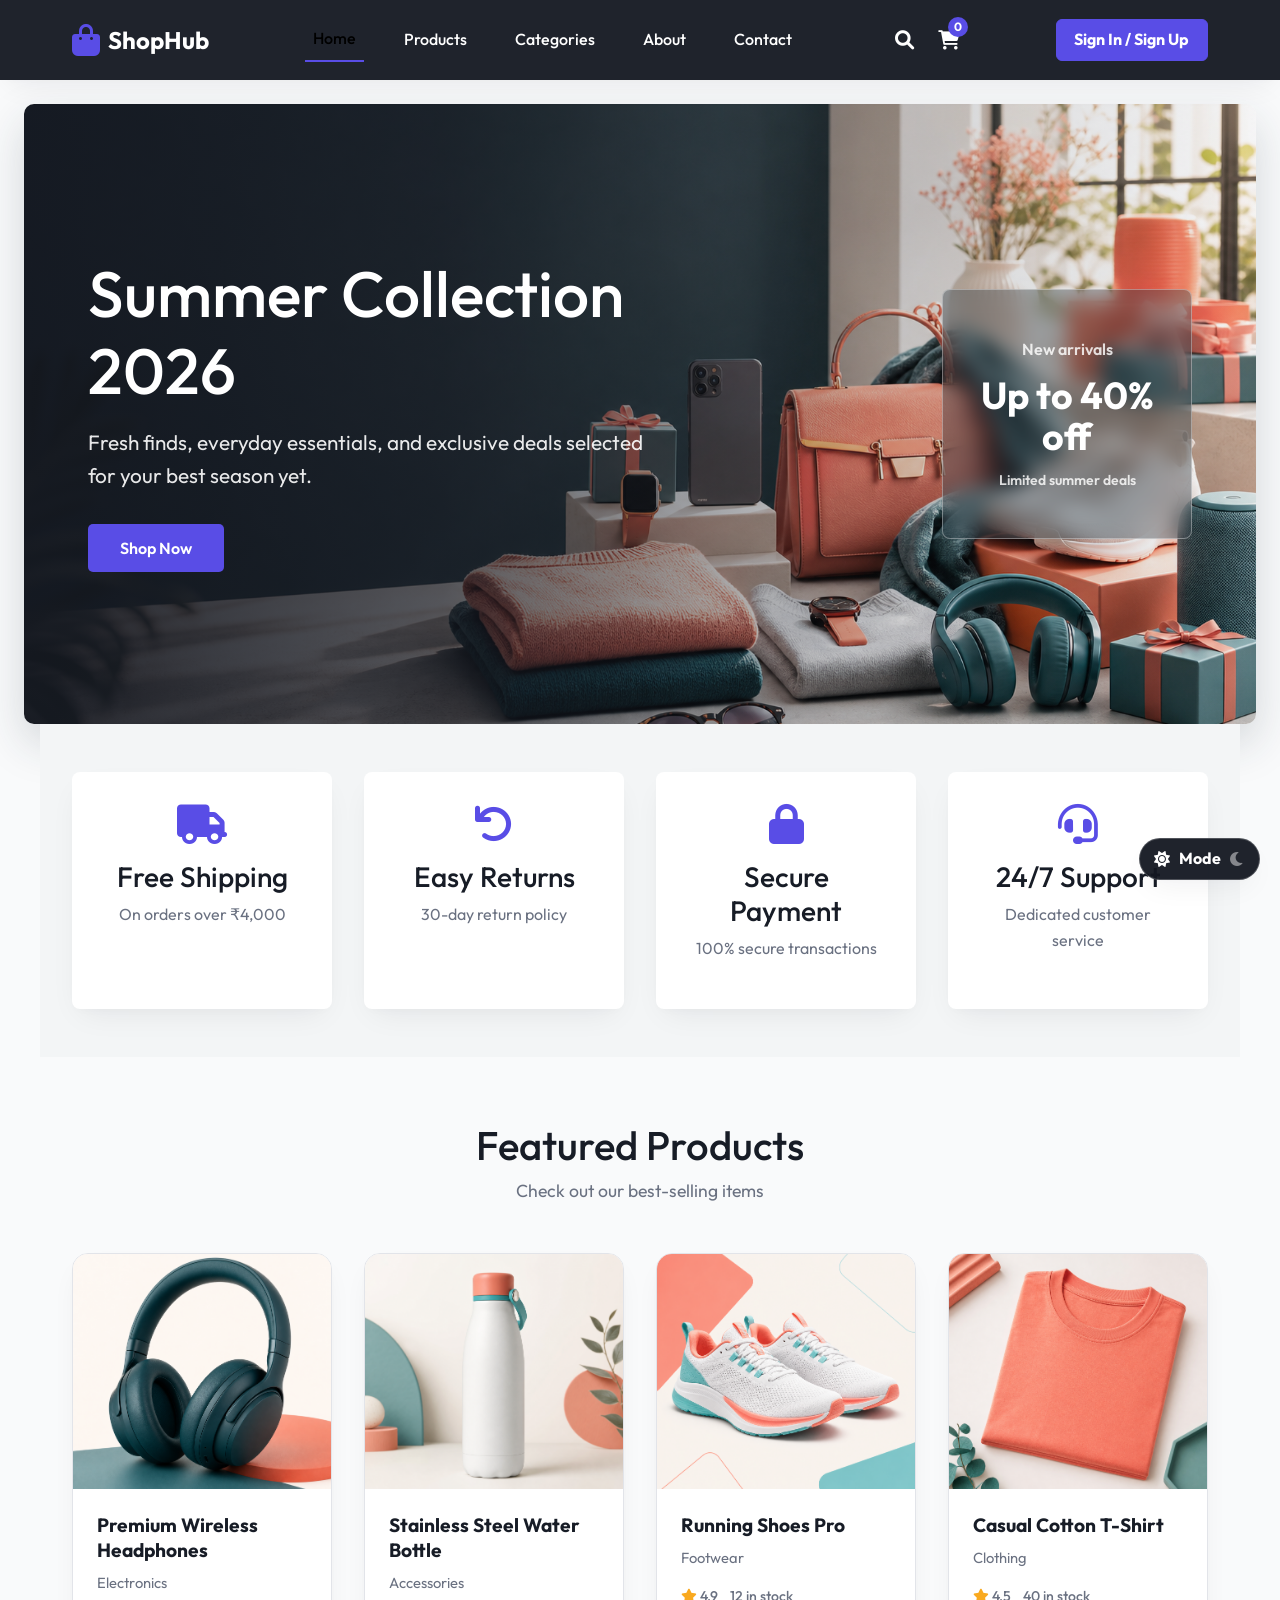
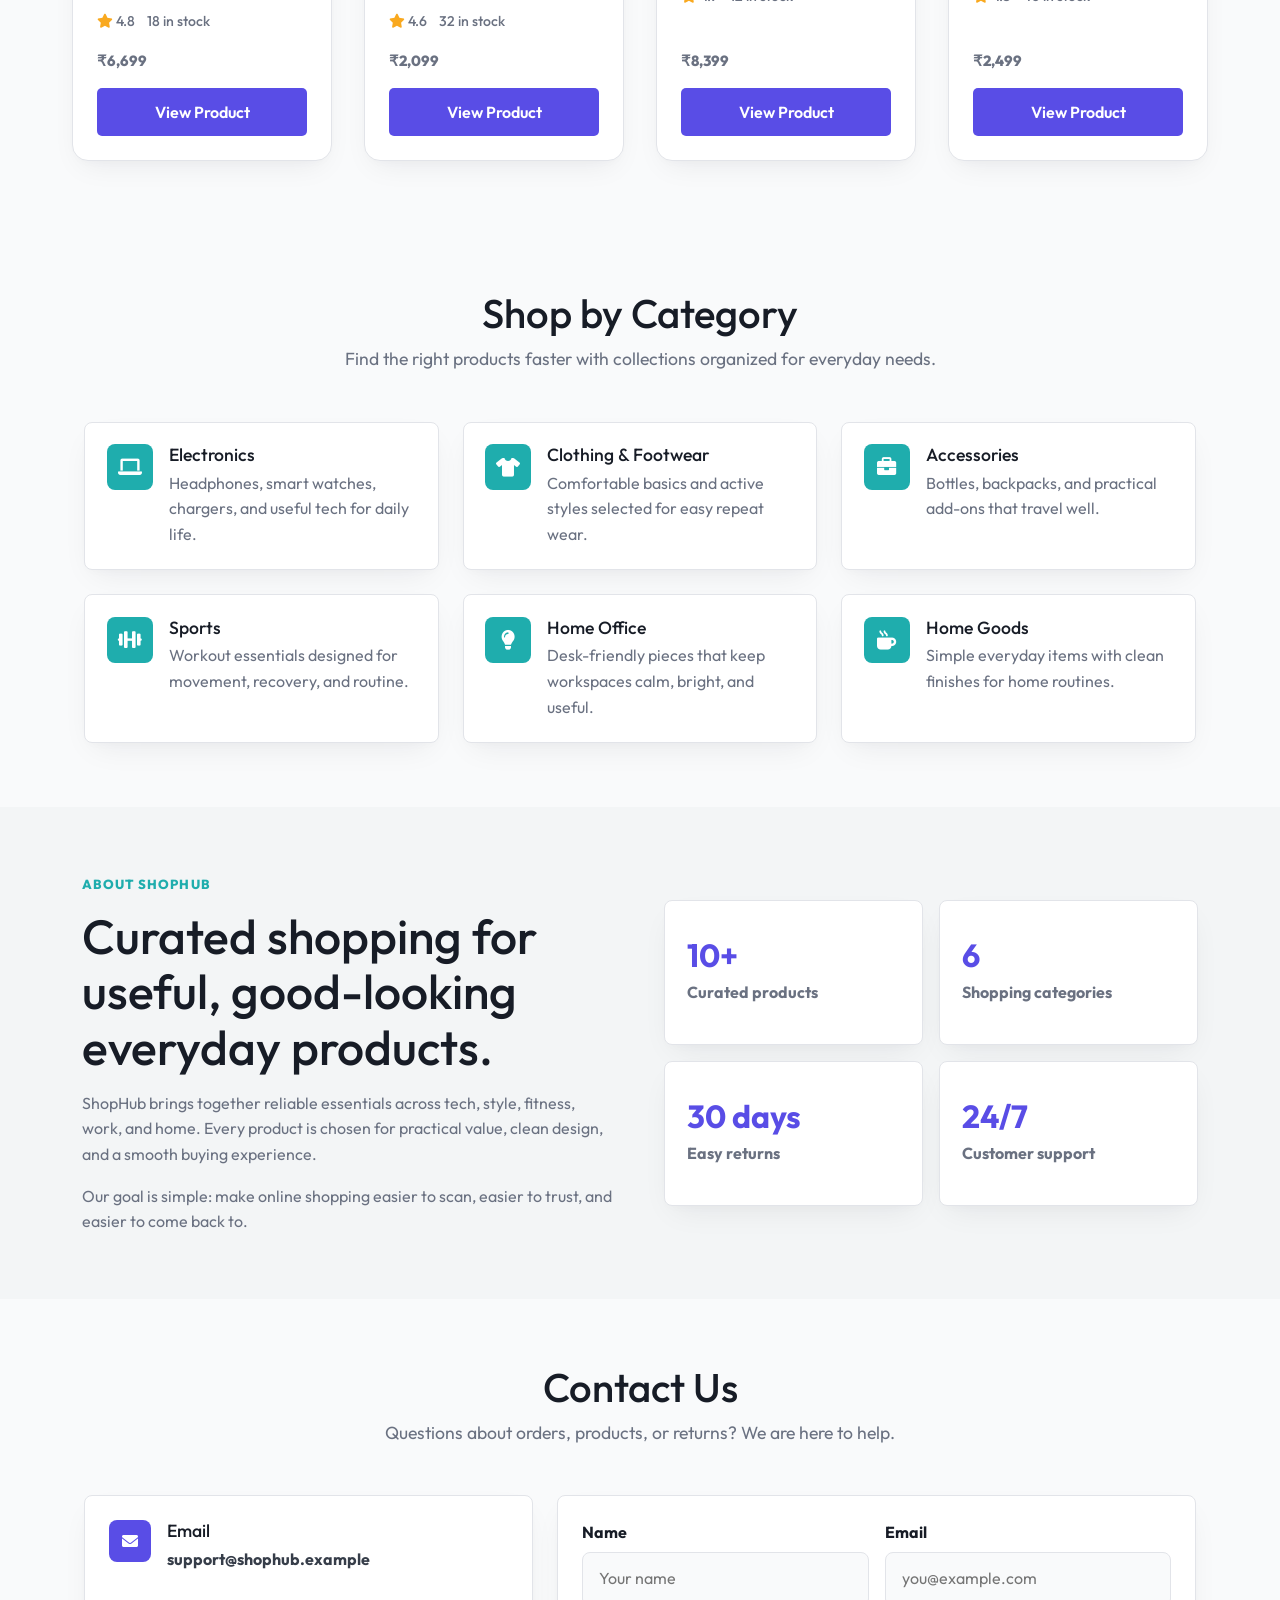
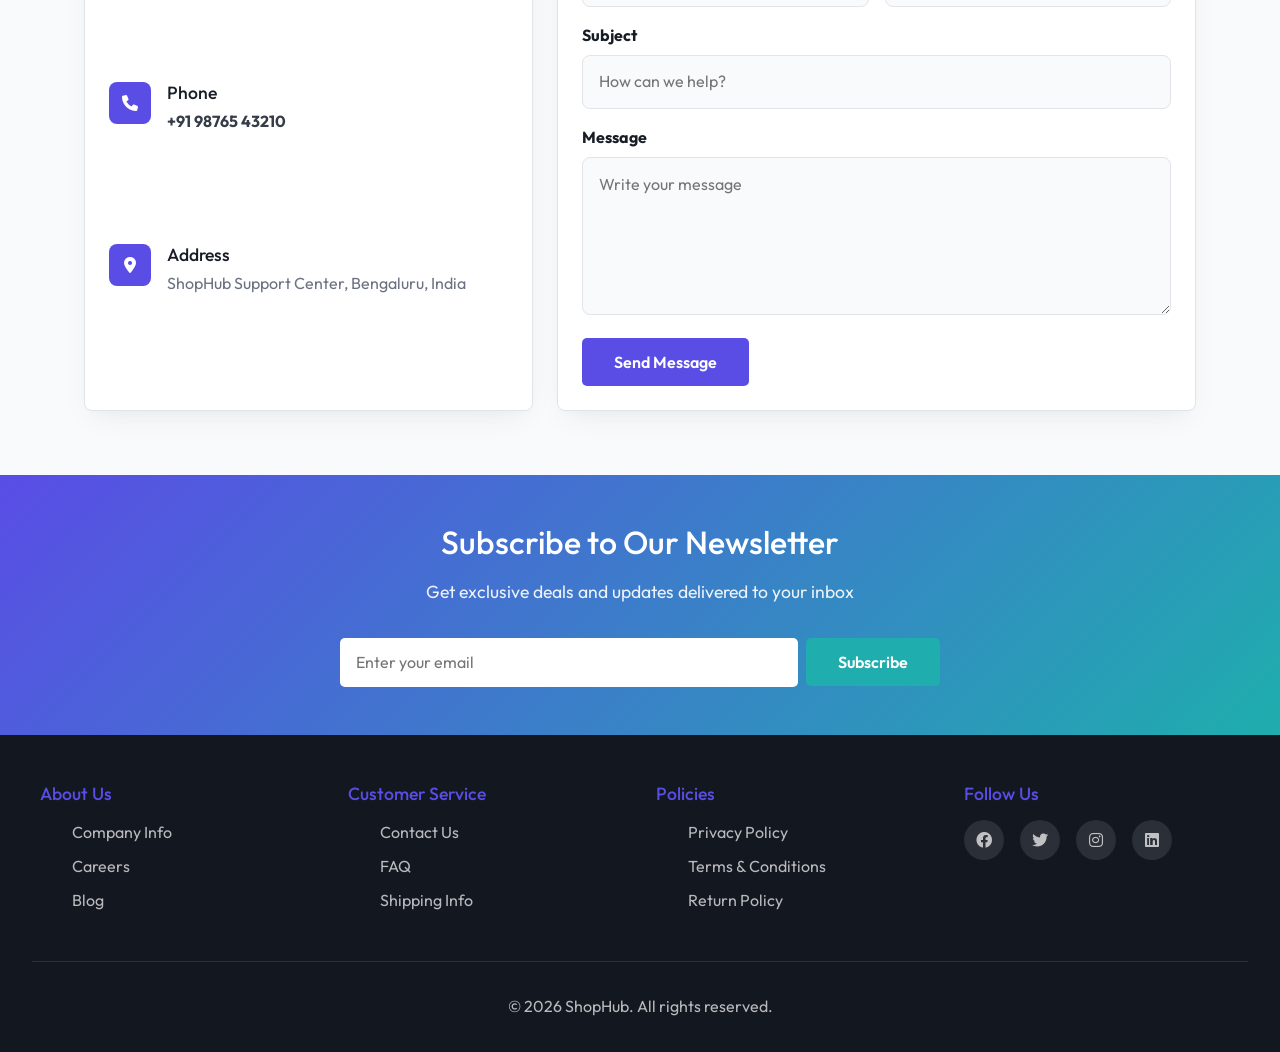
<file: index.html>
<!DOCTYPE html>
<html lang="en">
<head>
    <meta charset="UTF-8">
    <meta name="viewport" content="width=device-width, initial-scale=1.0">
    <title>Ecommerce Store - Home</title>
    <script>
        (function() {
            const theme = localStorage.getItem('theme');
            if (theme === 'dark' || (!theme && window.matchMedia('(prefers-color-scheme: dark)').matches)) {
                document.documentElement.classList.add('dark-theme');
            }
        })();
    </script>
    <link href="https://cdn.jsdelivr.net/npm/bootstrap@5.3.3/dist/css/bootstrap.min.css" rel="stylesheet">
    <link rel="stylesheet" href="https://cdnjs.cloudflare.com/ajax/libs/font-awesome/6.0.0/css/all.min.css">
    <link rel="stylesheet" href="css/style.css">
</head>
<body>
    <!-- Navigation Bar -->
    <nav class="navbar navbar-expand-lg">
        <div class="nav-container container-xl">
            <a href="index.html" class="nav-logo navbar-brand" aria-label="Go to ShopHub home">
                <i class="fas fa-shopping-bag"></i>
                <span>ShopHub</span>
            </a>

            <input type="checkbox" id="mobileMenuToggle" class="mobile-menu-input" aria-label="Toggle navigation menu">
            <label for="mobileMenuToggle" class="mobile-menu-button">
                <i class="fas fa-bars"></i>
                <span>Menu</span>
            </label>
            
            <ul class="nav-menu navbar-nav">
                <li class="nav-item">
                    <a href="index.html" class="nav-link active">Home</a>
                </li>
                <li class="nav-item">
                    <a href="products.html" class="nav-link">Products</a>
                </li>
                <li class="nav-item">
                    <a href="#categories" class="nav-link">Categories</a>
                </li>
                <li class="nav-item">
                    <a href="#about" class="nav-link">About</a>
                </li>
                <li class="nav-item">
                    <a href="#contact" class="nav-link">Contact</a>
                </li>
            </ul>

            <div class="nav-icons">
                <a href="products.html" class="nav-icon" title="Search">
                    <i class="fas fa-search"></i>
                </a>
                <a href="cart.html" class="nav-icon cart-icon" title="Cart">
                    <i class="fas fa-shopping-cart"></i>
                    <span class="cart-count">0</span>
                </a>
            </div>

            <div class="auth-actions">
                <a href="auth.html" class="auth-button">Sign In / Sign Up</a>
            </div>

        </div>
    </nav>

    <div class="page-theme-switch">
        <input type="checkbox" id="themeToggle" class="theme-input" aria-label="Toggle dark mode">
        <label for="themeToggle" class="theme-toggle">
            <i class="fas fa-sun"></i>
            <span>Mode</span>
            <i class="fas fa-moon"></i>
        </label>
    </div>

    <!-- Hero Section -->
    <section class="hero">
        <div class="hero-content">
            <h1>Summer Collection 2026</h1>
            <p>Fresh finds, everyday essentials, and exclusive deals selected for your best season yet.</p>
            <a href="products.html" class="btn btn-primary">Shop Now</a>
        </div>
        <div class="hero-highlight" aria-label="Featured shopping collection">
            <span>New arrivals</span>
            <strong>Up to 40% off</strong>
            <small>Limited summer deals</small>
        </div>
    </section>

    <!-- Features Section -->
    <section class="features">
        <div class="feature-card">
            <i class="fas fa-truck"></i>
            <h3>Free Shipping</h3>
            <p>On orders over ₹4,000</p>
        </div>
        <div class="feature-card">
            <i class="fas fa-undo"></i>
            <h3>Easy Returns</h3>
            <p>30-day return policy</p>
        </div>
        <div class="feature-card">
            <i class="fas fa-lock"></i>
            <h3>Secure Payment</h3>
            <p>100% secure transactions</p>
        </div>
        <div class="feature-card">
            <i class="fas fa-headset"></i>
            <h3>24/7 Support</h3>
            <p>Dedicated customer service</p>
        </div>
    </section>

    <!-- Featured Products Section -->
    <section class="featured-products">
        <div class="section-header">
            <h2>Featured Products</h2>
            <p>Check out our best-selling items</p>
        </div>
        <div class="products-grid">
            <div class="card product-card h-100">
                <div class="product-image">
                    <img class="card-img-top" src="assets/images/headphones.png" alt="Premium Wireless Headphones" loading="lazy">
                </div>
                <div class="card-body product-info">
                    <h3 class="card-title">Premium Wireless Headphones</h3>
                    <p>Electronics</p>
                    <div class="product-meta">
                        <span><i class="fas fa-star"></i> 4.8</span>
                        <span>18 in stock</span>
                    </div>
                    <p class="card-text product-price">₹6,699</p>
                    <a href="product.html?id=headphones" class="btn btn-primary">View Product</a>
                </div>
            </div>
            <div class="card product-card h-100">
                <div class="product-image">
                    <img class="card-img-top" src="assets/images/water-bottle.png" alt="Stainless Steel Water Bottle" loading="lazy">
                </div>
                <div class="card-body product-info">
                    <h3 class="card-title">Stainless Steel Water Bottle</h3>
                    <p>Accessories</p>
                    <div class="product-meta">
                        <span><i class="fas fa-star"></i> 4.6</span>
                        <span>32 in stock</span>
                    </div>
                    <p class="card-text product-price">₹2,099</p>
                    <a href="product.html?id=water-bottle" class="btn btn-primary">View Product</a>
                </div>
            </div>
            <div class="card product-card h-100">
                <div class="product-image">
                    <img class="card-img-top" src="assets/images/running-shoes.png" alt="Running Shoes Pro" loading="lazy">
                </div>
                <div class="card-body product-info">
                    <h3 class="card-title">Running Shoes Pro</h3>
                    <p>Footwear</p>
                    <div class="product-meta">
                        <span><i class="fas fa-star"></i> 4.9</span>
                        <span>12 in stock</span>
                    </div>
                    <p class="card-text product-price">₹8,399</p>
                    <a href="product.html?id=running-shoes" class="btn btn-primary">View Product</a>
                </div>
            </div>
            <div class="card product-card h-100">
                <div class="product-image">
                    <img class="card-img-top" src="assets/images/tshirt.png" alt="Casual Cotton T-Shirt" loading="lazy">
                </div>
                <div class="card-body product-info">
                    <h3 class="card-title">Casual Cotton T-Shirt</h3>
                    <p>Clothing</p>
                    <div class="product-meta">
                        <span><i class="fas fa-star"></i> 4.5</span>
                        <span>40 in stock</span>
                    </div>
                    <p class="card-text product-price">₹2,499</p>
                    <a href="product.html?id=tshirt" class="btn btn-primary">View Product</a>
                </div>
            </div>
        </div>
    </section>

    <!-- Categories Section -->
    <section class="store-section categories-section" id="categories">
        <div class="container-xl">
            <div class="section-header">
                <h2>Shop by Category</h2>
                <p>Find the right products faster with collections organized for everyday needs.</p>
            </div>
            <div class="row g-4 align-items-stretch">
                <div class="col-12 col-sm-6 col-lg-4">
                    <a href="products.html" class="category-card h-100">
                        <span class="category-icon"><i class="fas fa-laptop" aria-hidden="true"></i></span>
                        <div>
                            <h3>Electronics</h3>
                            <p>Headphones, smart watches, chargers, and useful tech for daily life.</p>
                        </div>
                    </a>
                </div>
                <div class="col-12 col-sm-6 col-lg-4">
                    <a href="products.html" class="category-card h-100">
                        <span class="category-icon"><i class="fas fa-shirt" aria-hidden="true"></i></span>
                        <div>
                            <h3>Clothing & Footwear</h3>
                            <p>Comfortable basics and active styles selected for easy repeat wear.</p>
                        </div>
                    </a>
                </div>
                <div class="col-12 col-sm-6 col-lg-4">
                    <a href="products.html" class="category-card h-100">
                        <span class="category-icon"><i class="fas fa-briefcase" aria-hidden="true"></i></span>
                        <div>
                            <h3>Accessories</h3>
                            <p>Bottles, backpacks, and practical add-ons that travel well.</p>
                        </div>
                    </a>
                </div>
                <div class="col-12 col-sm-6 col-lg-4">
                    <a href="products.html" class="category-card h-100">
                        <span class="category-icon"><i class="fas fa-dumbbell" aria-hidden="true"></i></span>
                        <div>
                            <h3>Sports</h3>
                            <p>Workout essentials designed for movement, recovery, and routine.</p>
                        </div>
                    </a>
                </div>
                <div class="col-12 col-sm-6 col-lg-4">
                    <a href="products.html" class="category-card h-100">
                        <span class="category-icon"><i class="fas fa-lightbulb" aria-hidden="true"></i></span>
                        <div>
                            <h3>Home Office</h3>
                            <p>Desk-friendly pieces that keep workspaces calm, bright, and useful.</p>
                        </div>
                    </a>
                </div>
                <div class="col-12 col-sm-6 col-lg-4">
                    <a href="products.html" class="category-card h-100">
                        <span class="category-icon"><i class="fas fa-mug-hot" aria-hidden="true"></i></span>
                        <div>
                            <h3>Home Goods</h3>
                            <p>Simple everyday items with clean finishes for home routines.</p>
                        </div>
                    </a>
                </div>
            </div>
        </div>
    </section>

    <!-- About Section -->
    <section class="store-section about-section" id="about">
        <div class="container-xl">
            <div class="row g-4 g-lg-5 align-items-center">
                <div class="col-12 col-lg-6">
                    <div class="about-copy">
                        <span class="section-kicker">About ShopHub</span>
                        <h2>Curated shopping for useful, good-looking everyday products.</h2>
                        <p>ShopHub brings together reliable essentials across tech, style, fitness, work, and home. Every product is chosen for practical value, clean design, and a smooth buying experience.</p>
                        <p>Our goal is simple: make online shopping easier to scan, easier to trust, and easier to come back to.</p>
                    </div>
                </div>
                <div class="col-12 col-lg-6">
                    <div class="row g-3">
                        <div class="col-12 col-sm-6">
                            <div class="about-stat">
                                <strong>10+</strong>
                                <span>Curated products</span>
                            </div>
                        </div>
                        <div class="col-12 col-sm-6">
                            <div class="about-stat">
                                <strong>6</strong>
                                <span>Shopping categories</span>
                            </div>
                        </div>
                        <div class="col-12 col-sm-6">
                            <div class="about-stat">
                                <strong>30 days</strong>
                                <span>Easy returns</span>
                            </div>
                        </div>
                        <div class="col-12 col-sm-6">
                            <div class="about-stat">
                                <strong>24/7</strong>
                                <span>Customer support</span>
                            </div>
                        </div>
                    </div>
                </div>
            </div>
        </div>
    </section>

    <!-- Contact Section -->
    <section class="store-section contact-section" id="contact">
        <div class="container-xl">
            <div class="section-header">
                <h2>Contact Us</h2>
                <p>Questions about orders, products, or returns? We are here to help.</p>
            </div>
            <div class="row g-4 align-items-stretch">
                <div class="col-12 col-lg-5">
                    <div class="contact-info h-100">
                        <div class="contact-line">
                            <i class="fas fa-envelope" aria-hidden="true"></i>
                            <div>
                                <h3>Email</h3>
                                <a href="mailto:support@shophub.example">support@shophub.example</a>
                            </div>
                        </div>
                        <div class="contact-line">
                            <i class="fas fa-phone" aria-hidden="true"></i>
                            <div>
                                <h3>Phone</h3>
                                <a href="tel:+919876543210">+91 98765 43210</a>
                            </div>
                        </div>
                        <div class="contact-line">
                            <i class="fas fa-location-dot" aria-hidden="true"></i>
                            <div>
                                <h3>Address</h3>
                                <p>ShopHub Support Center, Bengaluru, India</p>
                            </div>
                        </div>
                    </div>
                </div>
                <div class="col-12 col-lg-7">
                    <form class="contact-form h-100" novalidate>
                        <div class="row g-3">
                            <div class="col-12 col-md-6">
                                <label for="contactName">Name</label>
                                <input type="text" id="contactName" name="name" placeholder="Your name" minlength="2" required>
                            </div>
                            <div class="col-12 col-md-6">
                                <label for="contactEmail">Email</label>
                                <input type="email" id="contactEmail" name="email" placeholder="you@example.com" required>
                            </div>
                            <div class="col-12">
                                <label for="contactSubject">Subject</label>
                                <input type="text" id="contactSubject" name="subject" placeholder="How can we help?" minlength="3" required>
                            </div>
                            <div class="col-12">
                                <label for="contactMessage">Message</label>
                                <textarea id="contactMessage" name="message" rows="5" placeholder="Write your message" minlength="10" required></textarea>
                            </div>
                            <div class="col-12">
                                <button type="submit" class="btn btn-primary">Send Message</button>
                            </div>
                        </div>
                    </form>
                </div>
            </div>
        </div>
    </section>

    <!-- Newsletter Section -->
    <section class="newsletter">
        <div class="newsletter-content">
            <h2>Subscribe to Our Newsletter</h2>
            <p>Get exclusive deals and updates delivered to your inbox</p>
            <form class="newsletter-form" novalidate>
                <input type="email" name="email" placeholder="Enter your email" aria-label="Email address" required>
                <button type="submit" class="btn btn-secondary">Subscribe</button>
            </form>
        </div>
    </section>

    <!-- Footer -->
    <footer class="footer">
        <div class="footer-container">
            <div class="footer-section">
                <h4>About Us</h4>
                <ul>
                    <li><a href="#about">Company Info</a></li>
                    <li><a href="#">Careers</a></li>
                    <li><a href="#">Blog</a></li>
                </ul>
            </div>
            <div class="footer-section">
                <h4>Customer Service</h4>
                <ul>
                    <li><a href="#contact">Contact Us</a></li>
                    <li><a href="#">FAQ</a></li>
                    <li><a href="#">Shipping Info</a></li>
                </ul>
            </div>
            <div class="footer-section">
                <h4>Policies</h4>
                <ul>
                    <li><a href="#">Privacy Policy</a></li>
                    <li><a href="#">Terms & Conditions</a></li>
                    <li><a href="#">Return Policy</a></li>
                </ul>
            </div>
            <div class="footer-section">
                <h4>Follow Us</h4>
                <div class="social-icons">
                    <a href="#" aria-label="Facebook"><i class="fab fa-facebook" aria-hidden="true"></i></a>
                    <a href="#" aria-label="Twitter"><i class="fab fa-twitter" aria-hidden="true"></i></a>
                    <a href="#" aria-label="Instagram"><i class="fab fa-instagram" aria-hidden="true"></i></a>
                    <a href="#" aria-label="LinkedIn"><i class="fab fa-linkedin" aria-hidden="true"></i></a>
                </div>
            </div>
        </div>
        <div class="footer-bottom">
            <p>&copy; 2026 ShopHub. All rights reserved.</p>
        </div>
    </footer>
    <div class="toast-container" id="toastContainer" aria-live="polite"></div>
    <script src="js/script.js"></script>
</body>
</html>
</file>
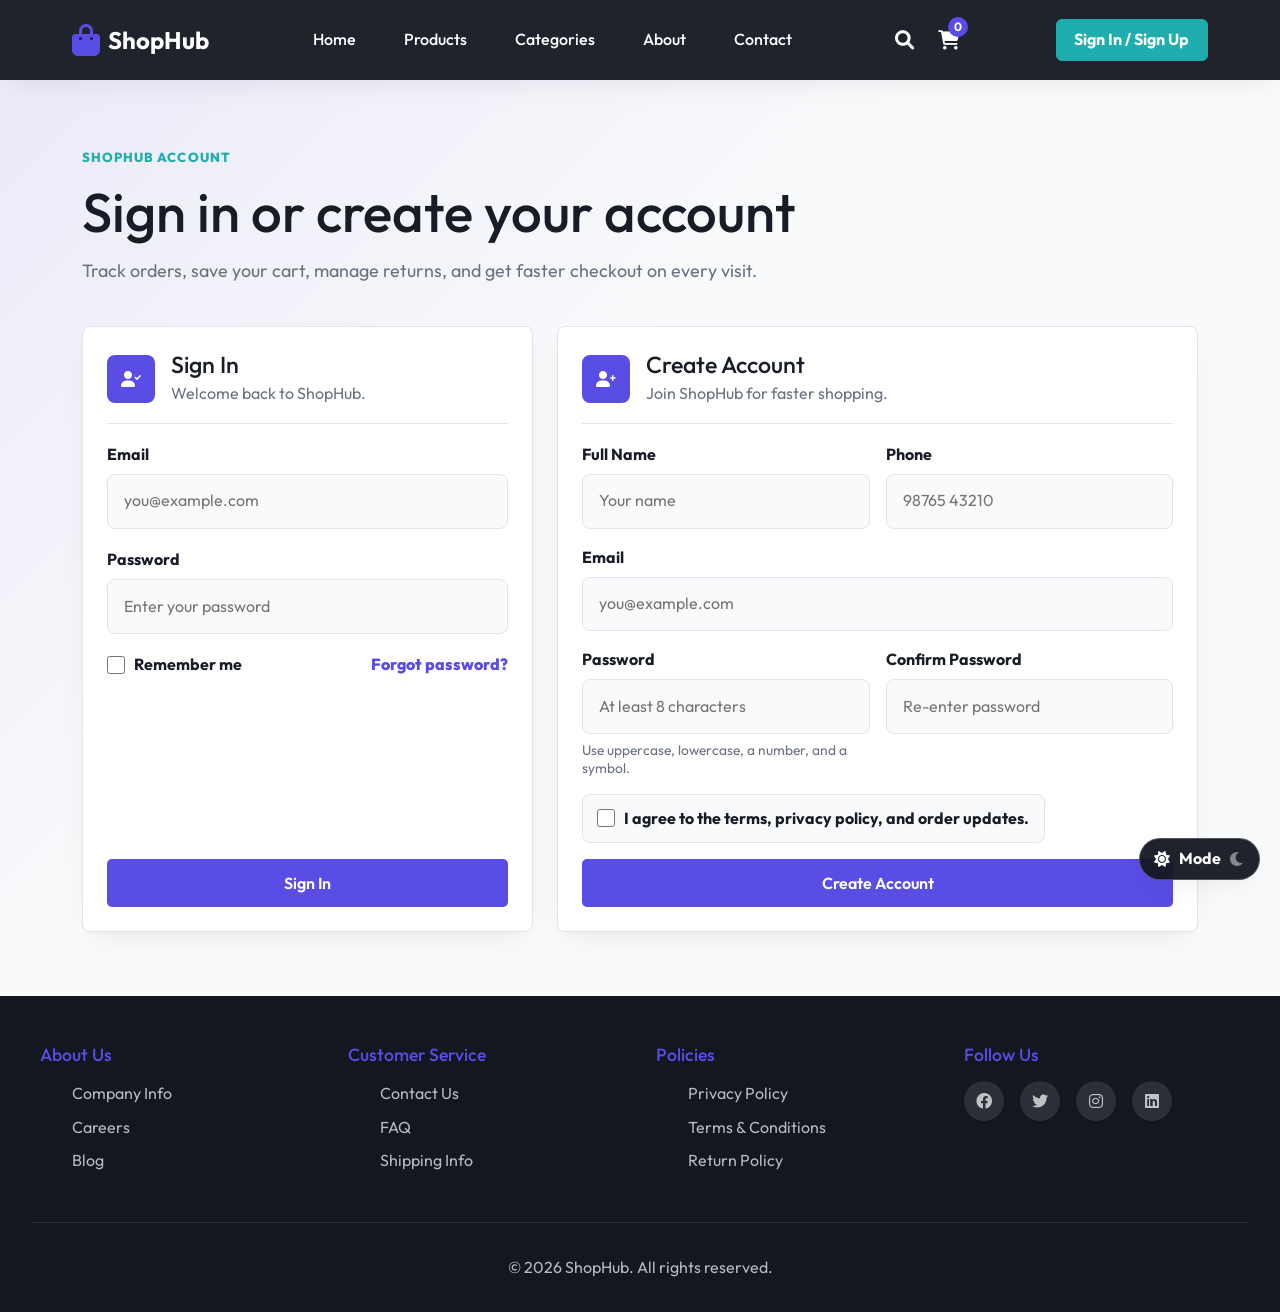
<file: auth.html>
<!DOCTYPE html>
<html lang="en">
<head>
    <meta charset="UTF-8">
    <meta name="viewport" content="width=device-width, initial-scale=1.0">
    <title>Ecommerce Store - Sign In / Sign Up</title>
    <script>
        (function() {
            const theme = localStorage.getItem('theme');
            if (theme === 'dark' || (!theme && window.matchMedia('(prefers-color-scheme: dark)').matches)) {
                document.documentElement.classList.add('dark-theme');
            }
        })();
    </script>
    <link href="https://cdn.jsdelivr.net/npm/bootstrap@5.3.3/dist/css/bootstrap.min.css" rel="stylesheet">
    <link rel="stylesheet" href="https://cdnjs.cloudflare.com/ajax/libs/font-awesome/6.0.0/css/all.min.css">
    <link rel="stylesheet" href="css/style.css">
</head>
<body>
    <!-- Navigation Bar -->
    <nav class="navbar navbar-expand-lg">
        <div class="nav-container container-xl">
            <a href="index.html" class="nav-logo navbar-brand" aria-label="Go to ShopHub home">
                <i class="fas fa-shopping-bag"></i>
                <span>ShopHub</span>
            </a>

            <input type="checkbox" id="mobileMenuToggle" class="mobile-menu-input" aria-label="Toggle navigation menu">
            <label for="mobileMenuToggle" class="mobile-menu-button">
                <i class="fas fa-bars"></i>
                <span>Menu</span>
            </label>

            <ul class="nav-menu navbar-nav">
                <li class="nav-item">
                    <a href="index.html" class="nav-link">Home</a>
                </li>
                <li class="nav-item">
                    <a href="products.html" class="nav-link">Products</a>
                </li>
                <li class="nav-item">
                    <a href="index.html#categories" class="nav-link">Categories</a>
                </li>
                <li class="nav-item">
                    <a href="index.html#about" class="nav-link">About</a>
                </li>
                <li class="nav-item">
                    <a href="index.html#contact" class="nav-link">Contact</a>
                </li>
            </ul>

            <div class="nav-icons">
                <a href="products.html" class="nav-icon" title="Search">
                    <i class="fas fa-search"></i>
                </a>
                <a href="cart.html" class="nav-icon cart-icon" title="Cart">
                    <i class="fas fa-shopping-cart"></i>
                    <span class="cart-count">0</span>
                </a>
            </div>

            <div class="auth-actions">
                <a href="auth.html" class="auth-button active">Sign In / Sign Up</a>
            </div>
        </div>
    </nav>

    <div class="page-theme-switch">
        <input type="checkbox" id="themeToggle" class="theme-input" aria-label="Toggle dark mode">
        <label for="themeToggle" class="theme-toggle">
            <i class="fas fa-sun"></i>
            <span>Mode</span>
            <i class="fas fa-moon"></i>
        </label>
    </div>

    <main class="auth-page">
        <section class="auth-hero">
            <div class="container-xl">
                <div class="auth-header">
                    <span class="section-kicker">ShopHub Account</span>
                    <h1>Sign in or create your account</h1>
                    <p>Track orders, save your cart, manage returns, and get faster checkout on every visit.</p>
                </div>

                <div class="auth-account-panel" id="authAccountPanel" hidden>
                    <div>
                        <span class="section-kicker">Signed In</span>
                        <h2 id="authAccountName">Your account is active</h2>
                        <p id="authAccountEmail"></p>
                    </div>
                    <div class="auth-account-actions">
                        <a href="products.html" class="btn btn-primary">Continue Shopping</a>
                        <button type="button" class="btn btn-secondary" id="signOutBtn">Sign Out</button>
                    </div>
                </div>

                <div class="row g-4 align-items-stretch">
                    <div class="col-12 col-lg-5">
                        <form class="auth-card signin-form h-100" novalidate>
                            <div class="auth-card-header">
                                <i class="fas fa-user-check" aria-hidden="true"></i>
                                <div>
                                    <h2>Sign In</h2>
                                    <p>Welcome back to ShopHub.</p>
                                </div>
                            </div>

                            <div class="auth-field">
                                <label for="signinEmail">Email</label>
                                <input type="email" id="signinEmail" name="email" placeholder="you@example.com" autocomplete="email" required>
                            </div>

                            <div class="auth-field">
                                <label for="signinPassword">Password</label>
                                <input type="password" id="signinPassword" name="password" placeholder="Enter your password" autocomplete="current-password" minlength="8" required>
                            </div>

                            <div class="auth-options">
                                <label class="auth-check">
                                    <input type="checkbox" name="remember">
                                    <span>Remember me</span>
                                </label>
                                <a href="#">Forgot password?</a>
                            </div>

                            <button type="submit" class="btn btn-primary auth-submit">Sign In</button>
                        </form>
                    </div>

                    <div class="col-12 col-lg-7">
                        <form class="auth-card signup-form h-100" novalidate>
                            <div class="auth-card-header">
                                <i class="fas fa-user-plus" aria-hidden="true"></i>
                                <div>
                                    <h2>Create Account</h2>
                                    <p>Join ShopHub for faster shopping.</p>
                                </div>
                            </div>

                            <div class="row g-3">
                                <div class="col-12 col-md-6">
                                    <div class="auth-field">
                                        <label for="signupName">Full Name</label>
                                        <input type="text" id="signupName" name="name" placeholder="Your name" autocomplete="name" minlength="2" maxlength="60" required>
                                    </div>
                                </div>
                                <div class="col-12 col-md-6">
                                    <div class="auth-field">
                                        <label for="signupPhone">Phone</label>
                                        <input type="tel" id="signupPhone" name="phone" placeholder="98765 43210" autocomplete="tel" inputmode="tel" required>
                                    </div>
                                </div>
                                <div class="col-12">
                                    <div class="auth-field">
                                        <label for="signupEmail">Email</label>
                                        <input type="email" id="signupEmail" name="email" placeholder="you@example.com" autocomplete="email" required>
                                    </div>
                                </div>
                                <div class="col-12 col-md-6">
                                    <div class="auth-field">
                                        <label for="signupPassword">Password</label>
                                        <input type="password" id="signupPassword" name="password" placeholder="At least 8 characters" autocomplete="new-password" minlength="8" data-password-strength="true" required>
                                        <p class="auth-hint">Use uppercase, lowercase, a number, and a symbol.</p>
                                    </div>
                                </div>
                                <div class="col-12 col-md-6">
                                    <div class="auth-field">
                                        <label for="signupConfirmPassword">Confirm Password</label>
                                        <input type="password" id="signupConfirmPassword" name="confirmPassword" placeholder="Re-enter password" autocomplete="new-password" minlength="8" data-match="signupPassword" required>
                                    </div>
                                </div>
                                <div class="col-12">
                                    <label class="auth-check auth-terms">
                                        <input type="checkbox" id="signupTerms" name="terms" required>
                                        <span>I agree to the terms, privacy policy, and order updates.</span>
                                    </label>
                                </div>
                                <div class="col-12">
                                    <button type="submit" class="btn btn-primary auth-submit">Create Account</button>
                                </div>
                            </div>
                        </form>
                    </div>
                </div>
            </div>
        </section>
    </main>

    <!-- Footer -->
    <footer class="footer">
        <div class="footer-container">
            <div class="footer-section">
                <h4>About Us</h4>
                <ul>
                    <li><a href="index.html#about">Company Info</a></li>
                    <li><a href="#">Careers</a></li>
                    <li><a href="#">Blog</a></li>
                </ul>
            </div>
            <div class="footer-section">
                <h4>Customer Service</h4>
                <ul>
                    <li><a href="index.html#contact">Contact Us</a></li>
                    <li><a href="#">FAQ</a></li>
                    <li><a href="#">Shipping Info</a></li>
                </ul>
            </div>
            <div class="footer-section">
                <h4>Policies</h4>
                <ul>
                    <li><a href="#">Privacy Policy</a></li>
                    <li><a href="#">Terms & Conditions</a></li>
                    <li><a href="#">Return Policy</a></li>
                </ul>
            </div>
            <div class="footer-section">
                <h4>Follow Us</h4>
                <div class="social-icons">
                    <a href="#" aria-label="Facebook"><i class="fab fa-facebook" aria-hidden="true"></i></a>
                    <a href="#" aria-label="Twitter"><i class="fab fa-twitter" aria-hidden="true"></i></a>
                    <a href="#" aria-label="Instagram"><i class="fab fa-instagram" aria-hidden="true"></i></a>
                    <a href="#" aria-label="LinkedIn"><i class="fab fa-linkedin" aria-hidden="true"></i></a>
                </div>
            </div>
        </div>
        <div class="footer-bottom">
            <p>&copy; 2026 ShopHub. All rights reserved.</p>
        </div>
    </footer>
    <div class="toast-container" id="toastContainer" aria-live="polite"></div>
    <script src="js/script.js"></script>
</body>
</html>
</file>
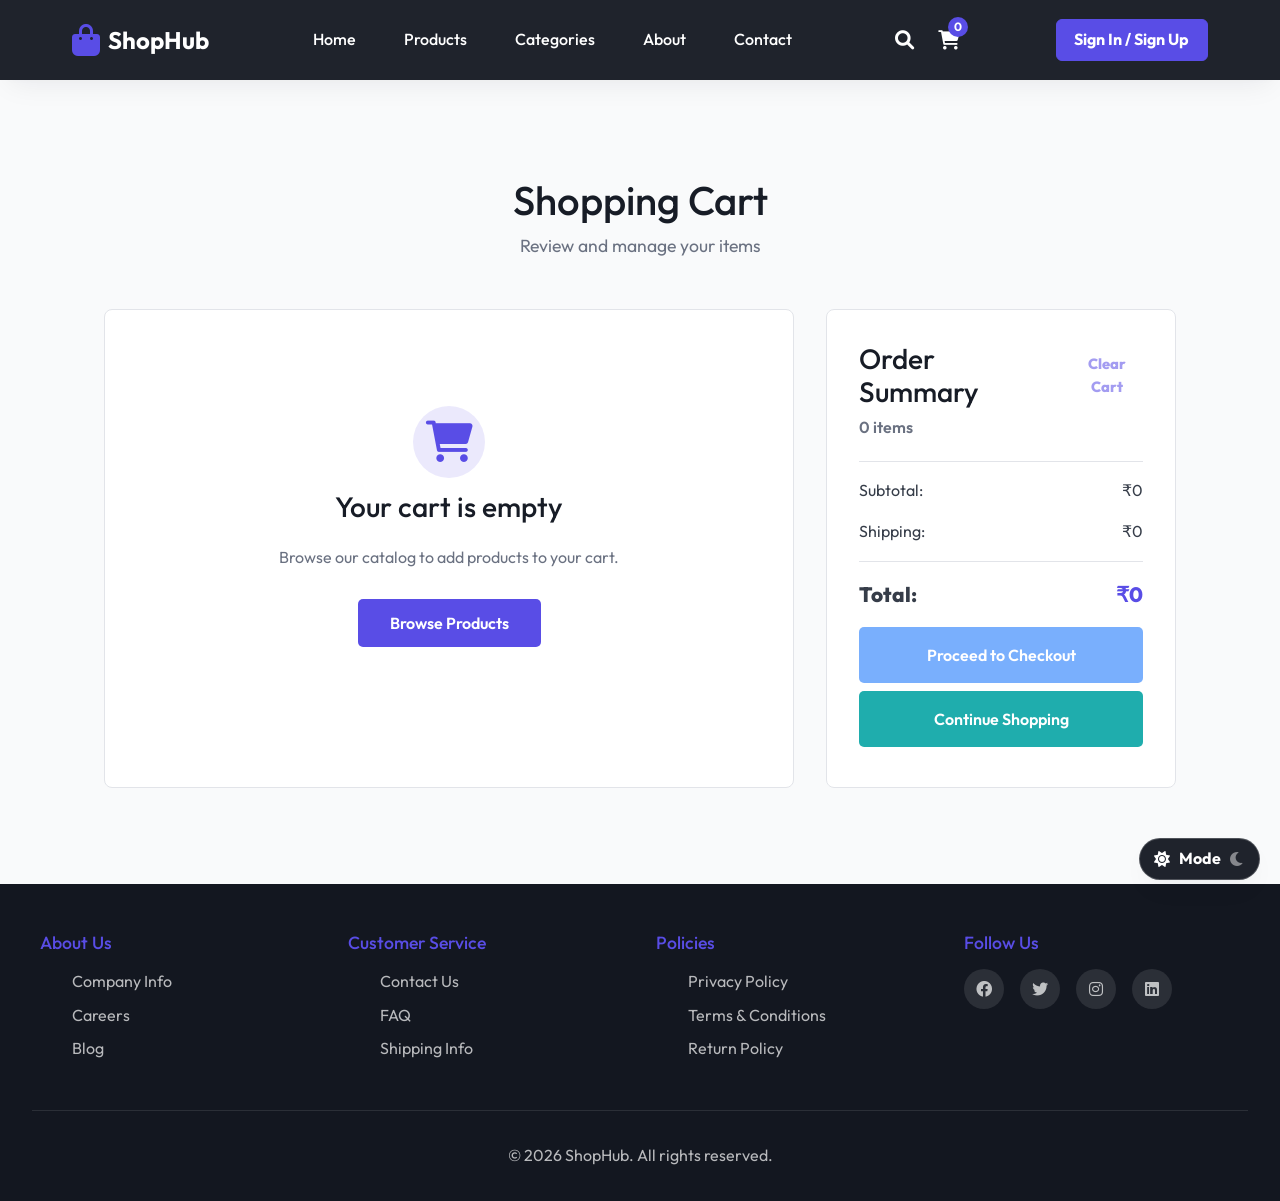
<file: cart.html>
<!DOCTYPE html>
<html lang="en">

<head>
    <meta charset="UTF-8">
    <meta name="viewport" content="width=device-width, initial-scale=1.0">
    <title>Ecommerce Store - Shopping Cart</title>
    <script>
        (function () {
            const theme = localStorage.getItem('theme');
            if (theme === 'dark' || (!theme && window.matchMedia('(prefers-color-scheme: dark)').matches)) {
                document.documentElement.classList.add('dark-theme');
            }
        })();
    </script>
    <link href="https://cdn.jsdelivr.net/npm/bootstrap@5.3.3/dist/css/bootstrap.min.css" rel="stylesheet">
    <link rel="stylesheet" href="https://cdnjs.cloudflare.com/ajax/libs/font-awesome/6.0.0/css/all.min.css">
    <link rel="stylesheet" href="css/style.css">
</head>

<body>
    <!-- Navigation Bar -->
    <nav class="navbar navbar-expand-lg">
        <div class="nav-container container-xl">
            <a href="index.html" class="nav-logo navbar-brand" aria-label="Go to ShopHub home">
                <i class="fas fa-shopping-bag"></i>
                <span>ShopHub</span>
            </a>

            <input type="checkbox" id="mobileMenuToggle" class="mobile-menu-input" aria-label="Toggle navigation menu">
            <label for="mobileMenuToggle" class="mobile-menu-button">
                <i class="fas fa-bars"></i>
                <span>Menu</span>
            </label>

            <ul class="nav-menu navbar-nav">
                <li class="nav-item">
                    <a href="index.html" class="nav-link">Home</a>
                </li>
                <li class="nav-item">
                    <a href="products.html" class="nav-link">Products</a>
                </li>
                <li class="nav-item">
                    <a href="index.html#categories" class="nav-link">Categories</a>
                </li>
                <li class="nav-item">
                    <a href="index.html#about" class="nav-link">About</a>
                </li>
                <li class="nav-item">
                    <a href="index.html#contact" class="nav-link">Contact</a>
                </li>
            </ul>

            <div class="nav-icons">
                <a href="products.html" class="nav-icon" title="Search">
                    <i class="fas fa-search"></i>
                </a>
                <a href="cart.html" class="nav-icon cart-icon" title="Cart">
                    <i class="fas fa-shopping-cart"></i>
                    <span class="cart-count">0</span>
                </a>
            </div>

            <div class="auth-actions">
                <a href="auth.html" class="auth-button">Sign In / Sign Up</a>
            </div>

        </div>
    </nav>

    <div class="page-theme-switch">
        <input type="checkbox" id="themeToggle" class="theme-input" aria-label="Toggle dark mode">
        <label for="themeToggle" class="theme-toggle">
            <i class="fas fa-sun"></i>
            <span>Mode</span>
            <i class="fas fa-moon"></i>
        </label>
    </div>

    <!-- Cart Section -->
    <main class="cart-page">
        <section class="featured-products">
            <div class="section-header">
                <h2>Shopping Cart</h2>
                <p>Review and manage your items</p>
            </div>
            <div class="cart-layout">
                <div class="cart-items" id="cartItemsContainer">
                    <div class="empty-cart">
                        <i class="fas fa-shopping-cart" aria-hidden="true"></i>
                        <h3>Your cart is empty</h3>
                        <p>Browse our catalog to add products to your cart.</p>
                        <a href="products.html" class="btn btn-primary">Browse Products</a>
                    </div>
                </div>
                <div class="cart-summary">
                    <div class="cart-summary-header">
                        <h3>Order Summary</h3>
                        <button class="clear-cart-button" id="clearCartBtn" type="button">Clear Cart</button>
                    </div>
                    <p class="cart-summary-count" id="cartItemCount">0 items</p>
                    <div class="summary-lines">
                        <p>
                            <span>Subtotal:</span>
                            <span id="subtotal">₹0</span>
                        </p>
                        <p>
                            <span>Shipping:</span>
                            <span id="shipping">₹0</span>
                        </p>
                        <p class="summary-total">
                            <span>Total:</span>
                            <span id="total">₹0</span>
                        </p>
                    </div>
                    <button class="btn btn-primary checkout-btn checkout-primary" id="checkoutBtn" type="button">Proceed to Checkout</button>
                    <a href="products.html" class="btn btn-secondary checkout-btn">Continue Shopping</a>
                </div>
            </div>
        </section>
    </main>

    <!-- Footer -->
    <footer class="footer">
        <div class="footer-container">
            <div class="footer-section">
                <h4>About Us</h4>
                <ul>
                    <li><a href="index.html#about">Company Info</a></li>
                    <li><a href="#">Careers</a></li>
                    <li><a href="#">Blog</a></li>
                </ul>
            </div>
            <div class="footer-section">
                <h4>Customer Service</h4>
                <ul>
                    <li><a href="index.html#contact">Contact Us</a></li>
                    <li><a href="#">FAQ</a></li>
                    <li><a href="#">Shipping Info</a></li>
                </ul>
            </div>
            <div class="footer-section">
                <h4>Policies</h4>
                <ul>
                    <li><a href="#">Privacy Policy</a></li>
                    <li><a href="#">Terms & Conditions</a></li>
                    <li><a href="#">Return Policy</a></li>
                </ul>
            </div>
            <div class="footer-section">
                <h4>Follow Us</h4>
                <div class="social-icons">
                    <a href="#" aria-label="Facebook"><i class="fab fa-facebook" aria-hidden="true"></i></a>
                    <a href="#" aria-label="Twitter"><i class="fab fa-twitter" aria-hidden="true"></i></a>
                    <a href="#" aria-label="Instagram"><i class="fab fa-instagram" aria-hidden="true"></i></a>
                    <a href="#" aria-label="LinkedIn"><i class="fab fa-linkedin" aria-hidden="true"></i></a>
                </div>
            </div>
        </div>
        <div class="footer-bottom">
            <p>&copy; 2026 ShopHub. All rights reserved.</p>
        </div>
    </footer>
    <div class="toast-container" id="toastContainer" aria-live="polite"></div>
    <script src="js/script.js"></script>
</body>

</html>
</file>
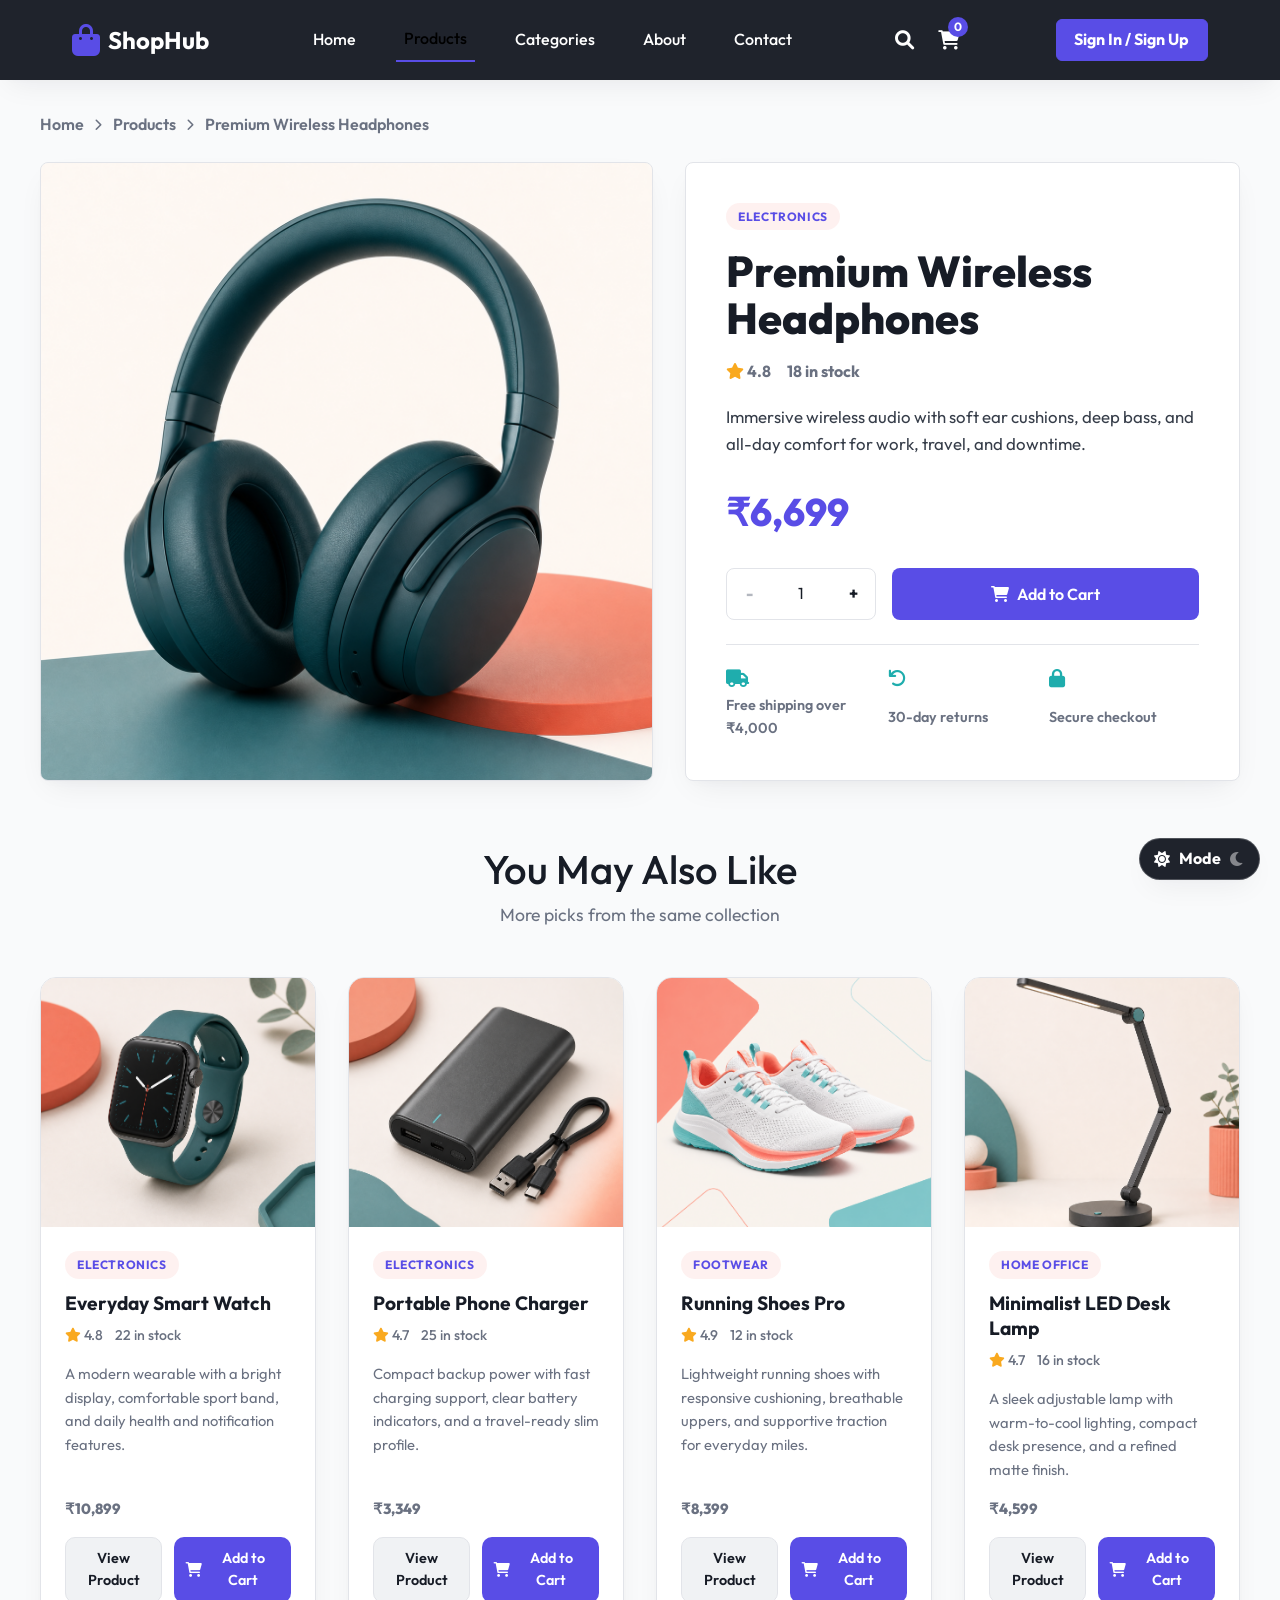
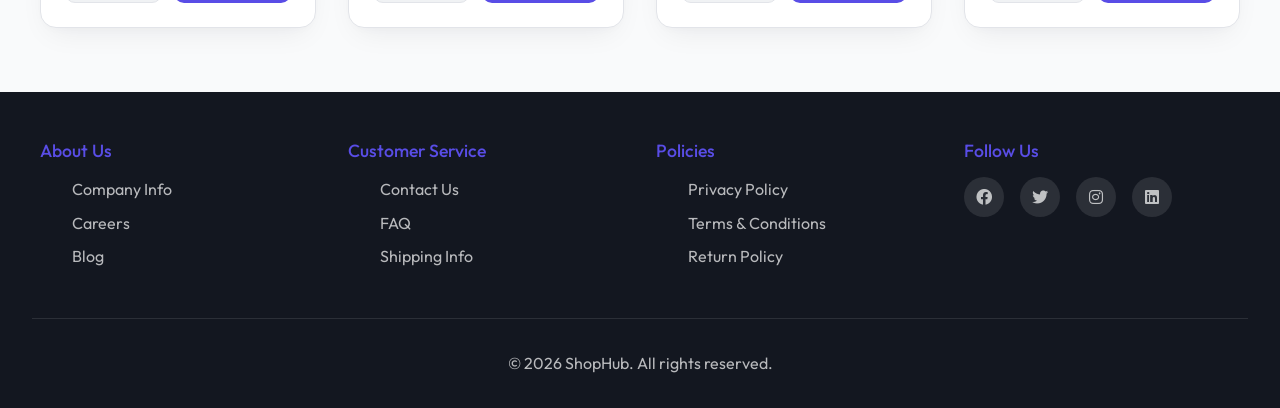
<file: product.html>
<!DOCTYPE html>
<html lang="en">
<head>
    <meta charset="UTF-8">
    <meta name="viewport" content="width=device-width, initial-scale=1.0">
    <title>Ecommerce Store - Product</title>
    <script>
        (function() {
            const theme = localStorage.getItem('theme');
            if (theme === 'dark' || (!theme && window.matchMedia('(prefers-color-scheme: dark)').matches)) {
                document.documentElement.classList.add('dark-theme');
            }
        })();
    </script>
    <link href="https://cdn.jsdelivr.net/npm/bootstrap@5.3.3/dist/css/bootstrap.min.css" rel="stylesheet">
    <link rel="stylesheet" href="https://cdnjs.cloudflare.com/ajax/libs/font-awesome/6.0.0/css/all.min.css">
    <link rel="stylesheet" href="css/style.css">
</head>
<body>
    <!-- Navigation Bar -->
    <nav class="navbar navbar-expand-lg">
        <div class="nav-container container-xl">
            <a href="index.html" class="nav-logo navbar-brand" aria-label="Go to ShopHub home">
                <i class="fas fa-shopping-bag"></i>
                <span>ShopHub</span>
            </a>

            <input type="checkbox" id="mobileMenuToggle" class="mobile-menu-input" aria-label="Toggle navigation menu">
            <label for="mobileMenuToggle" class="mobile-menu-button">
                <i class="fas fa-bars"></i>
                <span>Menu</span>
            </label>

            <ul class="nav-menu navbar-nav">
                <li class="nav-item">
                    <a href="index.html" class="nav-link">Home</a>
                </li>
                <li class="nav-item">
                    <a href="products.html" class="nav-link active">Products</a>
                </li>
                <li class="nav-item">
                    <a href="index.html#categories" class="nav-link">Categories</a>
                </li>
                <li class="nav-item">
                    <a href="index.html#about" class="nav-link">About</a>
                </li>
                <li class="nav-item">
                    <a href="index.html#contact" class="nav-link">Contact</a>
                </li>
            </ul>

            <div class="nav-icons">
                <a href="products.html" class="nav-icon" title="Search">
                    <i class="fas fa-search"></i>
                </a>
                <a href="cart.html" class="nav-icon cart-icon" title="Cart">
                    <i class="fas fa-shopping-cart"></i>
                    <span class="cart-count">0</span>
                </a>
            </div>

            <div class="auth-actions">
                <a href="auth.html" class="auth-button">Sign In / Sign Up</a>
            </div>
        </div>
    </nav>

    <div class="page-theme-switch">
        <input type="checkbox" id="themeToggle" class="theme-input" aria-label="Toggle dark mode">
        <label for="themeToggle" class="theme-toggle">
            <i class="fas fa-sun"></i>
            <span>Mode</span>
            <i class="fas fa-moon"></i>
        </label>
    </div>

    <main class="product-page" id="productDetailPage">
        <nav class="product-breadcrumb" aria-label="Breadcrumb">
            <a href="index.html">Home</a>
            <i class="fas fa-chevron-right" aria-hidden="true"></i>
            <a href="products.html">Products</a>
            <i class="fas fa-chevron-right" aria-hidden="true"></i>
            <span id="breadcrumbProduct">Product</span>
        </nav>

        <section class="product-detail-shell" id="productDetailContent">
            <div class="product-detail-gallery">
                <img id="detailProductImage" src="assets/images/headphones.png" alt="Product image">
            </div>

            <div class="product-detail-panel">
                <span class="product-category-label" id="detailProductCategory">Electronics</span>
                <h1 id="detailProductTitle">Premium Wireless Headphones</h1>

                <div class="detail-meta-row">
                    <span>
                        <i class="fas fa-star" aria-hidden="true"></i>
                        <span id="detailProductRating">4.8</span>
                    </span>
                    <span id="detailProductStock">18 in stock</span>
                </div>

                <p class="product-detail-copy" id="detailProductDescription">
                    Immersive wireless audio with soft ear cushions, deep bass, and all-day comfort for work, travel, and downtime.
                </p>

                <div class="product-detail-price" id="detailProductPrice">₹6,699</div>

                <div class="product-purchase-row">
                    <div class="quantity-stepper" aria-label="Select quantity">
                        <button type="button" id="detailQtyMinus" aria-label="Decrease quantity">-</button>
                        <input type="text" id="detailProductQty" value="1" aria-label="Quantity" readonly>
                        <button type="button" id="detailQtyPlus" aria-label="Increase quantity">+</button>
                    </div>
                    <button class="btn btn-primary" id="detailAddToCartBtn">
                        <i class="fas fa-shopping-cart" aria-hidden="true"></i>
                        Add to Cart
                    </button>
                </div>

                <div class="product-assurance-grid" aria-label="Purchase benefits">
                    <div>
                        <i class="fas fa-truck" aria-hidden="true"></i>
                        <span>Free shipping over ₹4,000</span>
                    </div>
                    <div>
                        <i class="fas fa-undo" aria-hidden="true"></i>
                        <span>30-day returns</span>
                    </div>
                    <div>
                        <i class="fas fa-lock" aria-hidden="true"></i>
                        <span>Secure checkout</span>
                    </div>
                </div>
            </div>
        </section>

        <section class="related-products-section" aria-labelledby="relatedProductsHeading">
            <div class="section-header">
                <h2 id="relatedProductsHeading">You May Also Like</h2>
                <p>More picks from the same collection</p>
            </div>
            <div class="products-grid" id="relatedProductsGrid"></div>
        </section>
    </main>

    <!-- Footer -->
    <footer class="footer">
        <div class="footer-container">
            <div class="footer-section">
                <h4>About Us</h4>
                <ul>
                    <li><a href="index.html#about">Company Info</a></li>
                    <li><a href="#">Careers</a></li>
                    <li><a href="#">Blog</a></li>
                </ul>
            </div>
            <div class="footer-section">
                <h4>Customer Service</h4>
                <ul>
                    <li><a href="index.html#contact">Contact Us</a></li>
                    <li><a href="#">FAQ</a></li>
                    <li><a href="#">Shipping Info</a></li>
                </ul>
            </div>
            <div class="footer-section">
                <h4>Policies</h4>
                <ul>
                    <li><a href="#">Privacy Policy</a></li>
                    <li><a href="#">Terms & Conditions</a></li>
                    <li><a href="#">Return Policy</a></li>
                </ul>
            </div>
            <div class="footer-section">
                <h4>Follow Us</h4>
                <div class="social-icons">
                    <a href="#" aria-label="Facebook"><i class="fab fa-facebook" aria-hidden="true"></i></a>
                    <a href="#" aria-label="Twitter"><i class="fab fa-twitter" aria-hidden="true"></i></a>
                    <a href="#" aria-label="Instagram"><i class="fab fa-instagram" aria-hidden="true"></i></a>
                    <a href="#" aria-label="LinkedIn"><i class="fab fa-linkedin" aria-hidden="true"></i></a>
                </div>
            </div>
        </div>
        <div class="footer-bottom">
            <p>&copy; 2026 ShopHub. All rights reserved.</p>
        </div>
    </footer>

    <div class="toast-container" id="toastContainer" aria-live="polite"></div>
    <script src="js/script.js"></script>
</body>
</html>
</file>
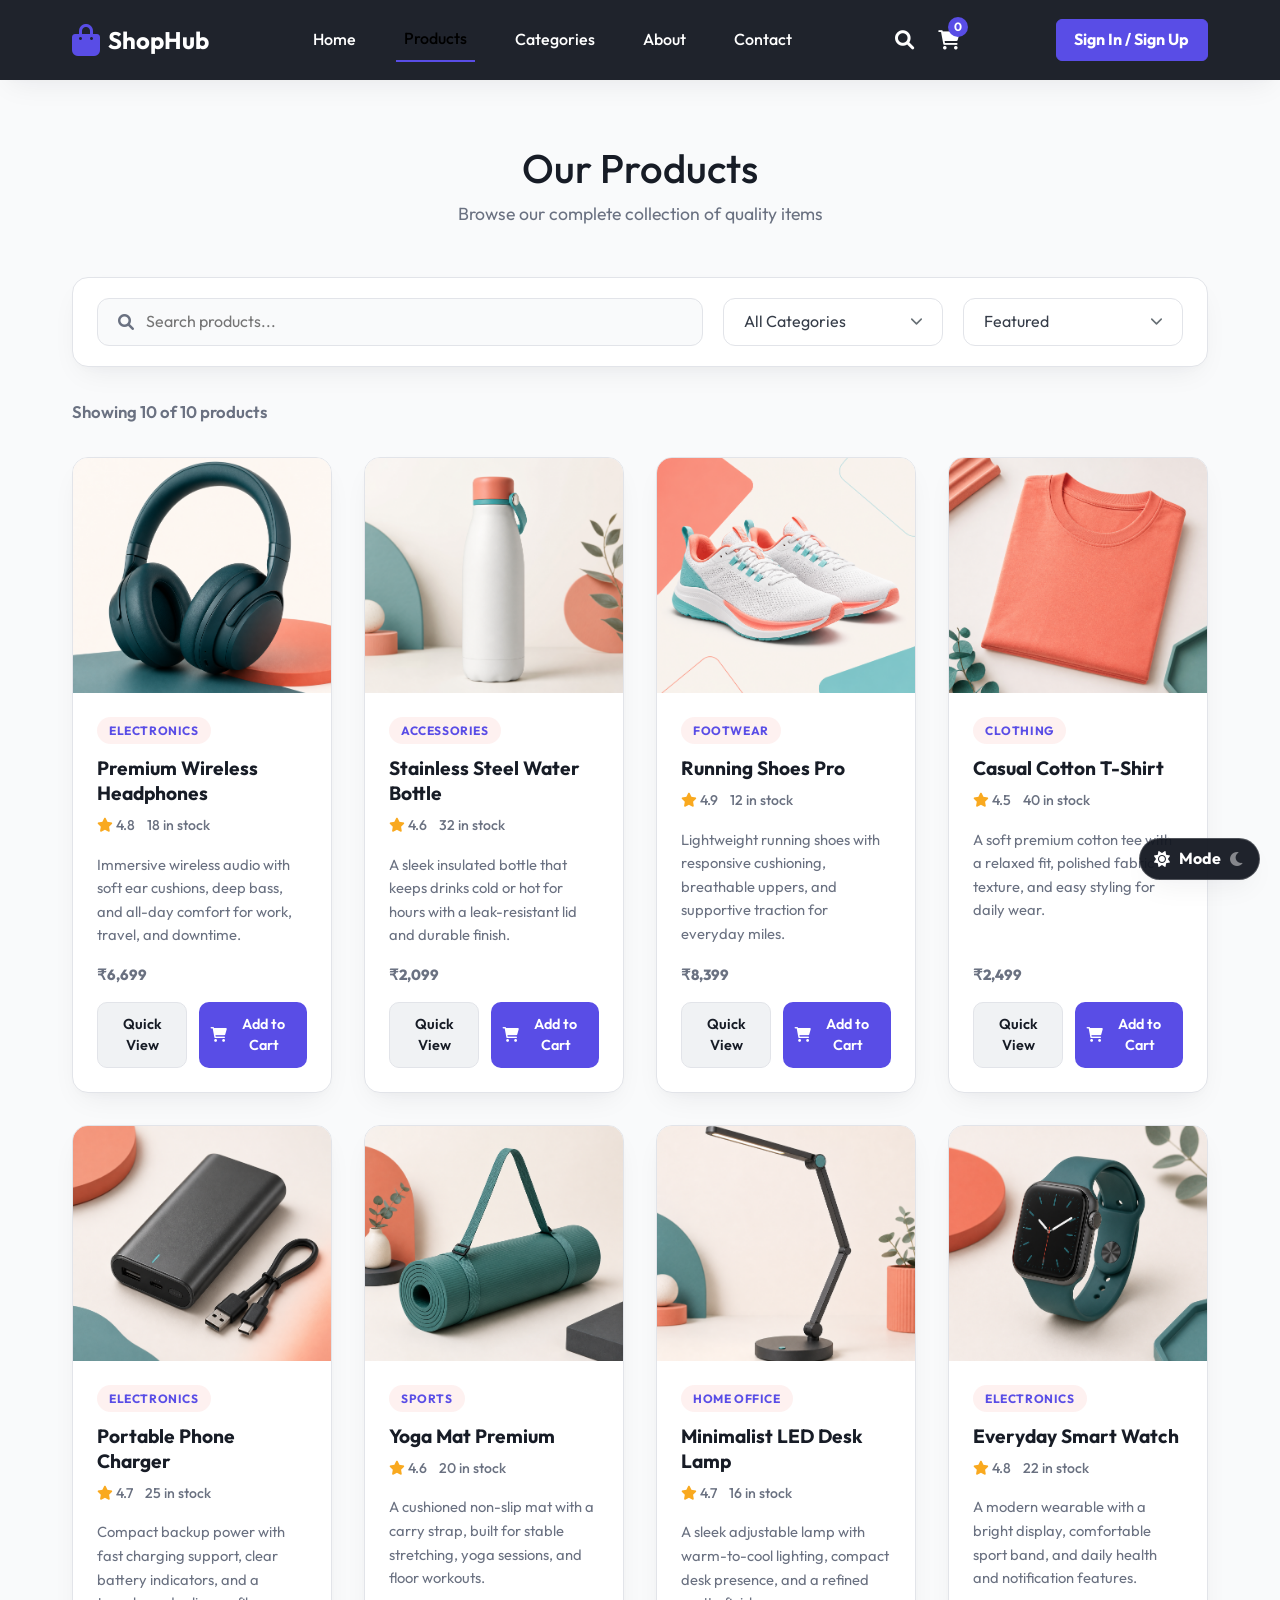
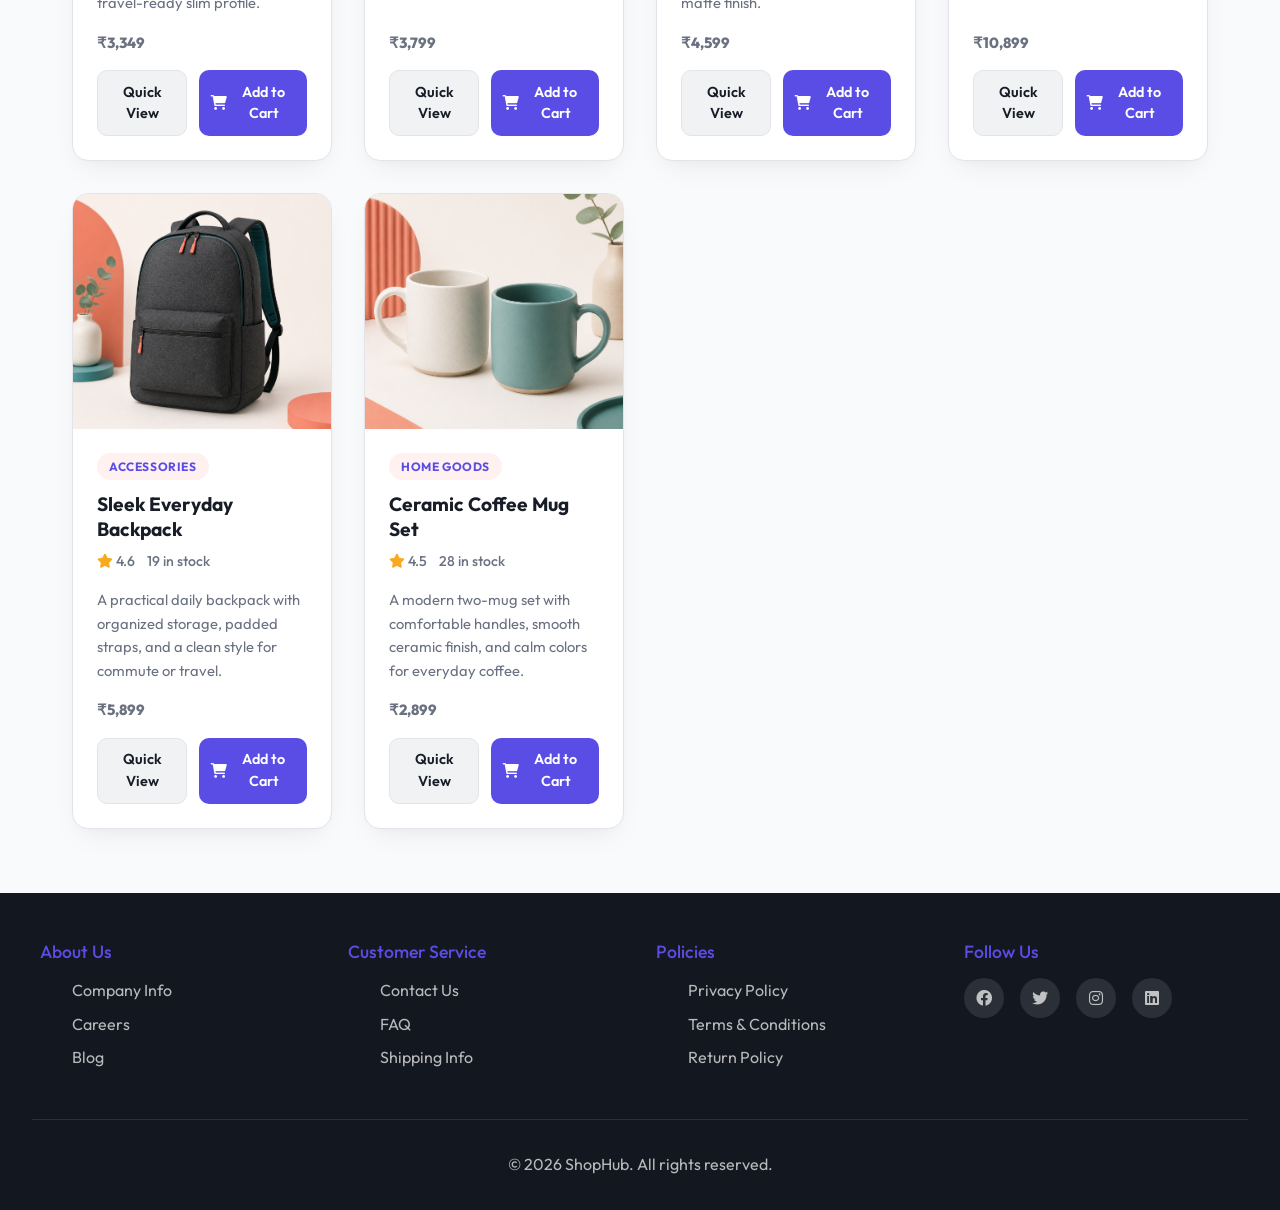
<file: products.html>
<!DOCTYPE html>
<html lang="en">
<head>
    <meta charset="UTF-8">
    <meta name="viewport" content="width=device-width, initial-scale=1.0">
    <title>Ecommerce Store - Products</title>
    <script>
        (function() {
            const theme = localStorage.getItem('theme');
            if (theme === 'dark' || (!theme && window.matchMedia('(prefers-color-scheme: dark)').matches)) {
                document.documentElement.classList.add('dark-theme');
            }
        })();
    </script>
    <link href="https://cdn.jsdelivr.net/npm/bootstrap@5.3.3/dist/css/bootstrap.min.css" rel="stylesheet">
    <link rel="stylesheet" href="https://cdnjs.cloudflare.com/ajax/libs/font-awesome/6.0.0/css/all.min.css">
    <link rel="stylesheet" href="css/style.css">
</head>
<body>
    <!-- Navigation Bar -->
    <nav class="navbar navbar-expand-lg">
        <div class="nav-container container-xl">
            <a href="index.html" class="nav-logo navbar-brand" aria-label="Go to ShopHub home">
                <i class="fas fa-shopping-bag"></i>
                <span>ShopHub</span>
            </a>

            <input type="checkbox" id="mobileMenuToggle" class="mobile-menu-input" aria-label="Toggle navigation menu">
            <label for="mobileMenuToggle" class="mobile-menu-button">
                <i class="fas fa-bars"></i>
                <span>Menu</span>
            </label>
            
            <ul class="nav-menu navbar-nav">
                <li class="nav-item">
                    <a href="index.html" class="nav-link">Home</a>
                </li>
                <li class="nav-item">
                    <a href="products.html" class="nav-link active">Products</a>
                </li>
                <li class="nav-item">
                    <a href="index.html#categories" class="nav-link">Categories</a>
                </li>
                <li class="nav-item">
                    <a href="index.html#about" class="nav-link">About</a>
                </li>
                <li class="nav-item">
                    <a href="index.html#contact" class="nav-link">Contact</a>
                </li>
            </ul>

            <div class="nav-icons">
                <a href="products.html" class="nav-icon" title="Search">
                    <i class="fas fa-search"></i>
                </a>
                <a href="cart.html" class="nav-icon cart-icon" title="Cart">
                    <i class="fas fa-shopping-cart"></i>
                    <span class="cart-count">0</span>
                </a>
            </div>

            <div class="auth-actions">
                <a href="auth.html" class="auth-button">Sign In / Sign Up</a>
            </div>

        </div>
    </nav>

    <div class="page-theme-switch">
        <input type="checkbox" id="themeToggle" class="theme-input" aria-label="Toggle dark mode">
        <label for="themeToggle" class="theme-toggle">
            <i class="fas fa-sun"></i>
            <span>Mode</span>
            <i class="fas fa-moon"></i>
        </label>
    </div>

    <!-- Products Section -->
    <main>
        <section class="featured-products">
            <div class="section-header">
                <h2>Our Products</h2>
                <p>Browse our complete collection of quality items</p>
            </div>

            <!-- Modern Toolbar for Filters & Search -->
            <div class="product-toolbar">
                <div class="search-field">
                    <i class="fas fa-search" aria-hidden="true"></i>
                    <input type="text" id="productSearch" placeholder="Search products..." aria-label="Search products">
                </div>
                <div class="category-filter-wrapper">
                    <select id="categoryFilter" aria-label="Filter by category">
                        <option value="all">All Categories</option>
                        <option value="Electronics">Electronics</option>
                        <option value="Accessories">Accessories</option>
                        <option value="Footwear">Footwear</option>
                        <option value="Clothing">Clothing</option>
                        <option value="Sports">Sports</option>
                        <option value="Home Office">Home Office</option>
                        <option value="Home Goods">Home Goods</option>
                    </select>
                </div>
                <div class="sort-filter-wrapper">
                    <select id="sortBy" aria-label="Sort products">
                        <option value="featured">Featured</option>
                        <option value="price-low">Price: Low to High</option>
                        <option value="price-high">Price: High to Low</option>
                        <option value="rating">Customer Rating</option>
                    </select>
                </div>
            </div>

            <div class="product-count" id="productCount">Showing 10 products</div>

            <div class="products-grid" id="productsGrid">
                <!-- Fallback items for SEO - JS will clear and render dynamically -->
                <div class="card product-card h-100" data-id="headphones">
                    <div class="product-image">
                        <img class="card-img-top" src="assets/images/headphones.png" alt="Premium Wireless Headphones" loading="lazy">
                    </div>
                    <div class="card-body product-info">
                        <h3 class="card-title">Premium Wireless Headphones</h3>
                        <p>Electronics</p>
                        <div class="product-meta">
                            <span><i class="fas fa-star" aria-hidden="true"></i> 4.8</span>
                            <span>18 in stock</span>
                        </div>
                        <p class="card-text product-description">Immersive wireless audio with soft ear cushions, deep bass, and all-day comfort for work, travel, and downtime.</p>
                        <p class="card-text product-price">₹6,699</p>
                    </div>
                </div>
                <div class="card product-card h-100" data-id="water-bottle">
                    <div class="product-image">
                        <img class="card-img-top" src="assets/images/water-bottle.png" alt="Stainless Steel Water Bottle" loading="lazy">
                    </div>
                    <div class="card-body product-info">
                        <h3 class="card-title">Stainless Steel Water Bottle</h3>
                        <p>Accessories</p>
                        <div class="product-meta">
                            <span><i class="fas fa-star" aria-hidden="true"></i> 4.6</span>
                            <span>32 in stock</span>
                        </div>
                        <p class="card-text product-description">A sleek insulated bottle that keeps drinks cold or hot for hours with a leak-resistant lid and durable finish.</p>
                        <p class="card-text product-price">₹2,099</p>
                    </div>
                </div>
                <div class="card product-card h-100" data-id="running-shoes">
                    <div class="product-image">
                        <img class="card-img-top" src="assets/images/running-shoes.png" alt="Running Shoes Pro" loading="lazy">
                    </div>
                    <div class="card-body product-info">
                        <h3 class="card-title">Running Shoes Pro</h3>
                        <p>Footwear</p>
                        <div class="product-meta">
                            <span><i class="fas fa-star" aria-hidden="true"></i> 4.9</span>
                            <span>12 in stock</span>
                        </div>
                        <p class="card-text product-description">Lightweight running shoes with responsive cushioning, breathable uppers, and supportive traction for everyday miles.</p>
                        <p class="card-text product-price">₹8,399</p>
                    </div>
                </div>
                <div class="card product-card h-100" data-id="tshirt">
                    <div class="product-image">
                        <img class="card-img-top" src="assets/images/tshirt.png" alt="Casual Cotton T-Shirt" loading="lazy">
                    </div>
                    <div class="card-body product-info">
                        <h3 class="card-title">Casual Cotton T-Shirt</h3>
                        <p>Clothing</p>
                        <div class="product-meta">
                            <span><i class="fas fa-star" aria-hidden="true"></i> 4.5</span>
                            <span>40 in stock</span>
                        </div>
                        <p class="card-text product-description">A soft premium cotton tee with a relaxed fit, polished fabric texture, and easy styling for daily wear.</p>
                        <p class="card-text product-price">₹2,499</p>
                    </div>
                </div>
            </div>
        </section>
    </main>

    <!-- Footer -->
    <footer class="footer">
        <div class="footer-container">
            <div class="footer-section">
                <h4>About Us</h4>
                <ul>
                    <li><a href="index.html#about">Company Info</a></li>
                    <li><a href="#">Careers</a></li>
                    <li><a href="#">Blog</a></li>
                </ul>
            </div>
            <div class="footer-section">
                <h4>Customer Service</h4>
                <ul>
                    <li><a href="index.html#contact">Contact Us</a></li>
                    <li><a href="#">FAQ</a></li>
                    <li><a href="#">Shipping Info</a></li>
                </ul>
            </div>
            <div class="footer-section">
                <h4>Policies</h4>
                <ul>
                    <li><a href="#">Privacy Policy</a></li>
                    <li><a href="#">Terms & Conditions</a></li>
                    <li><a href="#">Return Policy</a></li>
                </ul>
            </div>
            <div class="footer-section">
                <h4>Follow Us</h4>
                <div class="social-icons">
                    <a href="#" aria-label="Facebook"><i class="fab fa-facebook" aria-hidden="true"></i></a>
                    <a href="#" aria-label="Twitter"><i class="fab fa-twitter" aria-hidden="true"></i></a>
                    <a href="#" aria-label="Instagram"><i class="fab fa-instagram" aria-hidden="true"></i></a>
                    <a href="#" aria-label="LinkedIn"><i class="fab fa-linkedin" aria-hidden="true"></i></a>
                </div>
            </div>
        </div>
        <div class="footer-bottom">
            <p>&copy; 2026 ShopHub. All rights reserved.</p>
        </div>
    </footer>

    <!-- Quick View Modal -->
    <div id="quickViewModal" class="product-modal" role="dialog" aria-modal="true" aria-labelledby="modalProductTitle">
        <div class="product-modal-backdrop" id="modalBackdrop"></div>
        <div class="product-modal-body">
            <button class="modal-close" id="modalCloseBtn" aria-label="Close modal">
                <i class="fas fa-times" aria-hidden="true"></i>
            </button>
            <div class="product-detail-image">
                <img id="modalProductImage" src="assets/images/headphones.png" alt="Product details">
            </div>
            <div class="product-detail-content">
                <span class="product-category-label" id="modalProductCategory">Electronics</span>
                <h2 id="modalProductTitle">Premium Wireless Headphones</h2>
                <div class="detail-rating">
                    <i class="fas fa-star" aria-hidden="true"></i>
                    <span id="modalProductRating">4.8</span>
                </div>
                <div class="detail-stock">
                    <span id="modalProductStock">18 in stock</span>
                </div>
                <p class="product-description" id="modalProductDescription">
                    Immersive wireless audio with soft ear cushions, deep bass, and all-day comfort.
                </p>
                <div class="detail-price" id="modalProductPrice">₹6,699</div>
                <button class="btn btn-primary" id="modalAddToCartBtn">
                    <i class="fas fa-shopping-cart" aria-hidden="true"></i> Add to Cart
                </button>
            </div>
        </div>
    </div>

    <!-- Toast Notifications Container -->
    <div class="toast-container" id="toastContainer" aria-live="polite"></div>

    <script src="js/script.js"></script>
</body>
</html>
</file>
<file: css/style.css>
@import url('https://fonts.googleapis.com/css2?family=Outfit:wght@300;400;500;600;700;800&display=swap');

/* ==================== GENERAL STYLES ==================== */
* {
    margin: 0;
    padding: 0;
    box-sizing: border-box;
}

:root {
    --primary-color: hsl(245, 75%, 60%);
    --primary-color-hover: hsl(245, 80%, 55%);
    --secondary-color: hsl(180, 70%, 40%);
    --secondary-color-hover: hsl(180, 75%, 34%);
    --accent-color: hsl(38, 95%, 55%);
    --danger-color: hsl(356, 72%, 54%);
    --dark-color: hsl(220, 25%, 12%);
    --light-color: hsl(220, 15%, 95%);
    --text-color: hsl(220, 15%, 25%);
    --muted-color: hsl(220, 10%, 46%);
    --border-color: hsl(220, 15%, 90%);
    --page-bg: hsl(210, 20%, 98%);
    --surface-color: hsl(0, 0%, 100%);
    --section-bg: hsl(210, 16%, 96%);
    --image-bg: hsl(210, 16%, 96%);
    --nav-bg: rgba(20, 24, 33, 0.95);
    --footer-bg: hsl(220, 25%, 10%);
    --hero-overlay: linear-gradient(90deg, rgba(20, 24, 33, 0.92) 0%, rgba(20, 24, 33, 0.72) 34%, rgba(20, 24, 33, 0.2) 68%, rgba(20, 24, 33, 0.04) 100%);
    --newsletter-overlay: linear-gradient(135deg, hsl(245, 75%, 60%), hsl(180, 70%, 40%));
    --shadow: 0 12px 30px -10px rgba(20, 24, 33, 0.08), 0 4px 12px -5px rgba(20, 24, 33, 0.03);
    --transition-speed: 0.3s;
}

body:has(.theme-input:checked),
body.dark-theme,
html.dark-theme,
html.dark-theme body {
    --primary-color: hsl(245, 85%, 66%);
    --primary-color-hover: hsl(245, 90%, 72%);
    --secondary-color: hsl(180, 75%, 45%);
    --secondary-color-hover: hsl(180, 80%, 58%);
    --accent-color: hsl(38, 100%, 60%);
    --danger-color: hsl(356, 82%, 66%);
    --dark-color: hsl(210, 17%, 98%);
    --light-color: hsl(220, 16%, 16%);
    --text-color: hsl(215, 15%, 82%);
    --muted-color: hsl(215, 10%, 65%);
    --border-color: hsl(220, 14%, 22%);
    --page-bg: hsl(220, 20%, 10%);
    --surface-color: hsl(220, 18%, 14%);
    --section-bg: hsl(220, 18%, 12%);
    --image-bg: hsl(220, 15%, 18%);
    --nav-bg: rgba(13, 17, 23, 0.96);
    --footer-bg: hsl(220, 25%, 7%);
    --hero-overlay: linear-gradient(90deg, rgba(13, 17, 23, 0.95) 0%, rgba(13, 17, 23, 0.8) 42%, rgba(13, 17, 23, 0.2) 100%);
    --newsletter-overlay: linear-gradient(135deg, hsl(220, 18%, 14%), hsl(220, 25%, 7%));
    --shadow: 0 20px 40px -15px rgba(0, 0, 0, 0.5);
}

body {
    font-family: 'Outfit', 'Segoe UI', Tahoma, Geneva, Verdana, sans-serif;
    line-height: 1.6;
    color: var(--text-color);
    background-color: var(--page-bg);
    transition: background-color var(--transition-speed) ease, color var(--transition-speed) ease;
    -webkit-font-smoothing: antialiased;
    text-rendering: optimizeLegibility;
}

html {
    scroll-behavior: smooth;
}

::selection {
    color: white;
    background: var(--primary-color);
}

:focus-visible {
    outline: 3px solid rgba(83, 213, 203, 0.5);
    outline-offset: 3px;
}

/* ==================== NAVBAR ==================== */
.navbar {
    background: var(--nav-bg);
    padding: 1rem 0;
    position: sticky;
    top: 0;
    z-index: 1000;
    box-shadow: var(--shadow);
}

.nav-container {
    max-width: 1200px;
    margin: 0 auto;
    padding: 0 2rem;
    display: flex;
    align-items: center;
    justify-content: space-between;
    gap: 1rem;
}

.nav-logo {
    display: flex;
    align-items: center;
    gap: 0.5rem;
    margin: 0;
    font-size: 1.5rem;
    font-weight: bold;
    color: white;
    text-decoration: none;
}

.nav-logo i {
    color: var(--primary-color);
    font-size: 2rem;
}

.mobile-menu-input {
    position: absolute;
    opacity: 0;
    pointer-events: none;
}

.mobile-menu-button {
    display: none;
    align-items: center;
    justify-content: center;
    gap: 0.45rem;
    min-height: 42px;
    padding: 0.5rem 0.85rem;
    border: 1px solid rgba(255, 255, 255, 0.24);
    border-radius: 6px;
    color: white;
    background: rgba(255, 255, 255, 0.08);
    cursor: pointer;
    font-weight: 700;
    white-space: nowrap;
    transition: all 0.3s ease;
}

.mobile-menu-button:hover {
    border-color: rgba(255, 255, 255, 0.5);
    background: rgba(255, 255, 255, 0.14);
}

.nav-menu {
    display: flex;
    list-style: none;
    gap: 2rem;
    align-items: center;
    padding-left: 0;
    margin-bottom: 0;
}

.nav-item {
    position: relative;
}

.nav-link {
    color: white;
    text-decoration: none;
    font-weight: 500;
    transition: all 0.3s ease;
    padding: 0.5rem 1rem;
}

.nav-link:hover,
.nav-link.active {
    color: var(--primary-color);
    border-bottom: 2px solid var(--primary-color);
}

html.dark-theme .navbar .nav-link,
html.dark-theme .navbar .navbar-nav .nav-link,
body.dark-theme .navbar .nav-link,
body.dark-theme .navbar .navbar-nav .nav-link {
    color: rgba(255, 255, 255, 0.92);
}

html.dark-theme .navbar .nav-link:hover,
html.dark-theme .navbar .nav-link:focus,
html.dark-theme .navbar .nav-link:active,
html.dark-theme .navbar .nav-link.active,
body.dark-theme .navbar .nav-link:hover,
body.dark-theme .navbar .nav-link:focus,
body.dark-theme .navbar .nav-link:active,
body.dark-theme .navbar .nav-link.active {
    color: hsl(180, 80%, 68%);
}

html.dark-theme .mobile-menu-button,
body.dark-theme .mobile-menu-button {
    color: rgba(255, 255, 255, 0.95);
}

html.dark-theme .mobile-menu-button:hover,
html.dark-theme .mobile-menu-button:focus,
html.dark-theme .mobile-menu-button:active,
body.dark-theme .mobile-menu-button:hover,
body.dark-theme .mobile-menu-button:focus,
body.dark-theme .mobile-menu-button:active {
    color: white;
}

.nav-icons {
    display: flex;
    gap: 1.5rem;
    align-items: center;
}

.nav-icon {
    color: white;
    font-size: 1.2rem;
    cursor: pointer;
    transition: all 0.3s ease;
    position: relative;
}

.nav-icon:hover {
    color: var(--primary-color);
    transform: scale(1.1);
}

.auth-actions {
    display: flex;
    align-items: center;
}

.auth-button {
    display: inline-flex;
    align-items: center;
    justify-content: center;
    min-height: 40px;
    padding: 0.45rem 1.1rem;
    border-radius: 6px;
    font-weight: 700;
    text-decoration: none;
    white-space: nowrap;
    transition: all 0.3s ease;
}

.auth-button {
    color: white;
    background: var(--primary-color);
    border: 1px solid var(--primary-color);
}

.auth-button:hover {
    color: white;
    background: var(--primary-color-hover);
    transform: translateY(-2px);
}

.auth-button.active {
    color: white;
    background: var(--secondary-color);
    border-color: var(--secondary-color);
}

.theme-input {
    position: absolute;
    opacity: 0;
    pointer-events: none;
}

.page-theme-switch {
    position: fixed;
    right: 1.25rem;
    bottom: 1.25rem;
    z-index: 1200;
    display: flex;
    align-items: center;
}

.theme-toggle {
    display: inline-flex;
    align-items: center;
    justify-content: space-between;
    gap: 0.55rem;
    min-height: 40px;
    padding: 0.45rem 0.85rem;
    border: 1px solid rgba(255, 255, 255, 0.22);
    border-radius: 999px;
    color: white;
    background: var(--nav-bg);
    box-shadow: var(--shadow);
    cursor: pointer;
    font-weight: 700;
    white-space: nowrap;
    transition: all 0.3s ease;
}

.theme-toggle:hover {
    border-color: rgba(255, 255, 255, 0.5);
    background: rgba(255, 255, 255, 0.14);
}

.theme-toggle .fa-moon {
    opacity: 0.45;
}

.theme-input:checked + .theme-toggle {
    border-color: rgba(83, 213, 203, 0.7);
    background: rgba(83, 213, 203, 0.14);
}

.theme-input:checked + .theme-toggle .fa-sun {
    opacity: 0.45;
}

.theme-input:checked + .theme-toggle .fa-moon {
    opacity: 1;
}

.cart-icon {
    position: relative;
}

.cart-count {
    position: absolute;
    top: -8px;
    right: -8px;
    background: var(--primary-color);
    color: white;
    border-radius: 50%;
    width: 20px;
    height: 20px;
    display: flex;
    align-items: center;
    justify-content: center;
    font-size: 0.75rem;
    font-weight: bold;
}

/* ==================== HERO SECTION ==================== */
.hero {
    display: grid;
    grid-template-columns: minmax(0, 1fr) 320px;
    gap: 3rem;
    align-items: center;
    min-height: 620px;
    padding: 6rem 4rem;
    background:
        var(--hero-overlay),
        url('../assets/images/hero-shopping.png') center right / cover no-repeat;
    max-width: 1440px;
    width: calc(100% - 3rem);
    margin: 1.5rem auto 0;
    border-radius: 10px;
    overflow: hidden;
    box-shadow: 0 18px 45px rgba(32, 52, 63, 0.18);
}

.hero-content h1 {
    font-size: 4rem;
    color: white;
    margin-bottom: 1rem;
    line-height: 1.2;
    max-width: 650px;
}

.hero-content p {
    font-size: 1.3rem;
    color: rgba(255, 255, 255, 0.9);
    margin-bottom: 2rem;
    max-width: 560px;
}

.hero-highlight {
    display: flex;
    flex-direction: column;
    align-items: center;
    justify-content: center;
    justify-self: end;
    width: 250px;
    aspect-ratio: 1;
    padding: 1.5rem;
    border: 1px solid rgba(255, 255, 255, 0.35);
    border-radius: 8px;
    background: rgba(32, 52, 63, 0.34);
    backdrop-filter: blur(10px);
    color: white;
    text-align: center;
}

.hero-highlight span,
.hero-highlight small {
    color: rgba(255, 255, 255, 0.82);
    font-weight: 600;
}

.hero-highlight strong {
    margin: 0.75rem 0;
    color: white;
    font-size: 2.35rem;
    line-height: 1.1;
}

/* ==================== BUTTONS ==================== */
.btn {
    display: inline-flex;
    align-items: center;
    justify-content: center;
    gap: 0.45rem;
    padding: 0.75rem 2rem;
    border: none;
    border-radius: 5px;
    cursor: pointer;
    font-size: 1rem;
    font-weight: 600;
    transition: all 0.3s ease;
    text-decoration: none;
    text-align: center;
}

.btn-primary {
    background-color: var(--primary-color);
    color: white;
}

.btn-primary:hover {
    color: white;
    background-color: var(--primary-color-hover);
    transform: translateY(-3px);
    box-shadow: 0 10px 24px rgba(92, 80, 220, 0.28);
}

.btn-secondary {
    background-color: var(--secondary-color);
    color: white;
}

.btn-secondary:hover {
    color: white;
    background-color: var(--secondary-color-hover);
    transform: translateY(-3px);
}

/* ==================== FEATURES SECTION ==================== */
.features {
    display: grid;
    grid-template-columns: repeat(auto-fit, minmax(250px, 1fr));
    gap: 2rem;
    padding: 3rem 2rem;
    max-width: 1200px;
    margin: 0 auto;
    background-color: var(--section-bg);
}

.feature-card {
    text-align: center;
    padding: 2rem;
    background: var(--surface-color);
    border-radius: 8px;
    box-shadow: var(--shadow);
    transition: all 0.3s ease;
}

.feature-card:hover {
    transform: translateY(-5px);
    box-shadow: 0 8px 25px rgba(0, 0, 0, 0.15);
}

.feature-card i {
    font-size: 2.5rem;
    color: var(--primary-color);
    margin-bottom: 1rem;
}

.feature-card h3 {
    color: var(--dark-color);
    margin-bottom: 0.5rem;
}

.feature-card p {
    color: var(--muted-color);
}

/* ==================== FEATURED PRODUCTS ==================== */
.featured-products {
    padding: 4rem 2rem;
    max-width: 1200px;
    margin: 0 auto;
}

.section-header {
    text-align: center;
    margin-bottom: 3rem;
}

.section-header h2 {
    font-size: 2.5rem;
    color: var(--dark-color);
    margin-bottom: 0.5rem;
}

.section-header p {
    color: var(--muted-color);
    font-size: 1.1rem;
}

.products-grid {
    display: grid;
    grid-template-columns: repeat(auto-fit, minmax(250px, 1fr));
    gap: 2rem;
}

/* ==================== PRODUCTS PAGE COMPONENTS ==================== */
.product-toolbar {
    display: grid;
    grid-template-columns: minmax(260px, 1fr) 220px 220px;
    gap: 1.25rem;
    align-items: center;
    background: var(--surface-color);
    border: 1px solid var(--border-color);
    border-radius: 16px;
    padding: 1.25rem 1.5rem;
    margin-bottom: 2rem;
    box-shadow: var(--shadow);
    transition: background-color var(--transition-speed) ease, border-color var(--transition-speed) ease;
}

.search-field {
    display: flex;
    align-items: center;
    gap: 0.75rem;
    min-height: 48px;
    padding: 0 1.25rem;
    border: 1px solid var(--border-color);
    border-radius: 12px;
    background: var(--page-bg);
    color: var(--muted-color);
    transition: all var(--transition-speed) ease;
}

.search-field:focus-within {
    border-color: var(--primary-color);
    background: var(--surface-color);
    box-shadow: 0 0 0 3px rgba(245, 117, 109, 0.15);
}

.search-field input,
.product-toolbar select {
    width: 100%;
    border: 0;
    outline: 0;
    background: transparent;
    color: var(--text-color);
    font: inherit;
}

.product-toolbar select {
    min-height: 48px;
    padding: 0 1.25rem;
    border: 1px solid var(--border-color);
    border-radius: 12px;
    background: var(--surface-color);
    cursor: pointer;
    transition: all var(--transition-speed) ease;
    appearance: none;
    background-image: url("data:image/svg+xml;charset=UTF-8,%3Csvg%20xmlns%3D%27http%3A%2F%2Fwww.w3.org%2F2000%2Fsvg%27%20width%3D%2724%27%20height%3D%2724%27%20viewBox%3D%270%200%2024%2024%27%20fill%3D%27none%27%20stroke%3D%27%23687076%27%20stroke-width%3D%272%27%20stroke-linecap%3D%27round%27%20stroke-linejoin%3D%27round%27%3E%3Cpolyline%20points%3D%276%209%2012%2015%2018%209%27%3E%3C%2Fpolyline%3E%3C%2Fsvg%3E");
    background-repeat: no-repeat;
    background-position: right 1rem center;
    background-size: 1.2rem;
    padding-right: 2.5rem;
}

.product-toolbar select:focus {
    border-color: var(--primary-color);
    box-shadow: 0 0 0 3px rgba(245, 117, 109, 0.15);
}

.product-count {
    margin-bottom: 2rem;
    color: var(--muted-color);
    font-weight: 600;
    font-size: 1.05rem;
}

.product-card {
    background: var(--surface-color);
    border: 1px solid var(--border-color);
    border-radius: 16px;
    overflow: hidden;
    box-shadow: var(--shadow);
    transition: transform var(--transition-speed) cubic-bezier(0.25, 0.46, 0.45, 0.94), 
                box-shadow var(--transition-speed) ease, 
                border-color var(--transition-speed) ease;
    display: flex;
    flex-direction: column;
}

.product-card:hover {
    transform: translateY(-8px);
    box-shadow: 0 20px 35px -10px rgba(0, 0, 0, 0.12), var(--shadow);
    border-color: rgba(245, 117, 109, 0.2);
}

.product-card.card {
    border-color: var(--border-color);
    background: var(--surface-color);
    color: var(--text-color);
    --bs-card-bg: var(--surface-color);
    --bs-card-color: var(--text-color);
}

.product-image {
    width: 100%;
    aspect-ratio: 1.1 / 1;
    height: auto;
    background: var(--image-bg);
    display: flex;
    align-items: center;
    justify-content: center;
    overflow: hidden;
    position: relative;
}

.product-image a {
    display: block;
    width: 100%;
    height: 100%;
}

.product-image img {
    width: 100%;
    height: 100%;
    display: block;
    object-fit: cover;
    transition: transform 0.5s cubic-bezier(0.25, 0.46, 0.45, 0.94);
}

.product-card:hover .product-image img {
    transform: scale(1.08);
}

.product-category-label {
    display: inline-block;
    width: fit-content;
    font-size: 0.75rem;
    font-weight: 700;
    text-transform: uppercase;
    letter-spacing: 0.05em;
    padding: 0.25rem 0.75rem;
    border-radius: 999px;
    background: rgba(245, 117, 109, 0.1);
    color: var(--primary-color);
    margin-bottom: 0.75rem;
}

.product-info {
    padding: 1.5rem;
    display: flex;
    flex-direction: column;
    flex-grow: 1;
}

.product-card h3 {
    color: var(--dark-color);
    margin-bottom: 0.5rem;
    font-size: 1.2rem;
    font-weight: 700;
    line-height: 1.3;
}

.product-card h3 a {
    color: inherit;
    text-decoration: none;
}

.product-card h3 a:hover {
    color: var(--primary-color);
}

.product-card p {
    color: var(--muted-color);
    font-size: 0.92rem;
    margin-bottom: 1rem;
}

.product-price {
    font-size: 1.65rem;
    color: var(--primary-color);
    font-weight: 800;
    margin-bottom: 1.25rem;
    margin-top: auto;
}

.product-meta {
    display: flex;
    flex-wrap: wrap;
    gap: 0.75rem;
    margin-bottom: 1rem;
    color: var(--muted-color);
    font-size: 0.88rem;
    font-weight: 500;
}

.product-meta i,
.detail-rating i {
    color: var(--accent-color);
}

.product-card-actions {
    display: grid;
    grid-template-columns: 1fr 1.2fr;
    gap: 0.75rem;
    margin-top: auto;
}

.product-card-actions .btn {
    padding: 0.65rem 0.75rem;
    font-size: 0.9rem;
    border-radius: 10px;
    display: inline-flex;
    align-items: center;
    justify-content: center;
    gap: 0.35rem;
}

.product-card-actions .btn-secondary {
    background: var(--light-color);
    color: var(--dark-color);
    border: 1px solid var(--border-color);
}

.product-card-actions .btn-secondary:hover {
    background: var(--border-color);
    transform: translateY(-2px);
}

.product-description {
    flex-grow: 1;
}

.empty-state {
    grid-column: 1 / -1;
    padding: 4rem 2rem;
    border: 2px dashed var(--border-color);
    border-radius: 16px;
    background: var(--surface-color);
    text-align: center;
    color: var(--muted-color);
}

.empty-state i {
    font-size: 3rem;
    color: var(--border-color);
    margin-bottom: 1rem;
}

.empty-state h3 {
    color: var(--dark-color);
    margin-bottom: 0.5rem;
}

/* ==================== QUICK VIEW DIALOG ==================== */
.product-modal {
    display: none;
    position: fixed;
    inset: 0;
    z-index: 3000;
    align-items: center;
    justify-content: center;
    padding: 1.5rem;
}

.product-modal.active {
    display: flex;
}

.product-modal-backdrop {
    position: absolute;
    inset: 0;
    background: rgba(10, 12, 16, 0.45);
    backdrop-filter: blur(8px);
    -webkit-backdrop-filter: blur(8px);
    animation: fadeIn 0.3s forwards;
}

.product-modal-body {
    position: relative;
    z-index: 1;
    display: grid;
    grid-template-columns: 1.1fr 1fr;
    width: min(960px, 100%);
    max-height: min(90vh, 720px);
    overflow: auto;
    border-radius: 20px;
    background: var(--surface-color);
    box-shadow: 0 30px 70px rgba(0, 0, 0, 0.3);
    border: 1px solid var(--border-color);
    transform: scale(0.95);
    opacity: 0;
    transition: transform 0.3s cubic-bezier(0.34, 1.56, 0.64, 1), opacity 0.3s ease;
}

.product-modal.active .product-modal-body {
    transform: scale(1);
    opacity: 1;
}

.modal-open {
    overflow: hidden;
}

.modal-close {
    position: absolute;
    top: 1.25rem;
    right: 1.25rem;
    z-index: 2;
    width: 36px;
    height: 36px;
    border: 1px solid var(--border-color);
    border-radius: 50%;
    background: var(--surface-color);
    color: var(--dark-color);
    box-shadow: var(--shadow);
    cursor: pointer;
    display: flex;
    align-items: center;
    justify-content: center;
    transition: all 0.2s ease;
}

.modal-close:hover {
    background: var(--light-color);
    transform: rotate(90deg);
}

.product-detail-image {
    min-height: 420px;
    background: var(--image-bg);
    display: flex;
    align-items: center;
    justify-content: center;
    overflow: hidden;
}

.product-detail-image img {
    width: 100%;
    height: 100%;
    display: block;
    object-fit: cover;
}

.product-detail-content {
    padding: 3rem 2.5rem;
    display: flex;
    flex-direction: column;
    justify-content: center;
}

.detail-category {
    color: var(--secondary-color);
    font-weight: 700;
}

.product-detail-content h2 {
    margin: 0.5rem 0 1rem;
    color: var(--dark-color);
    font-size: 2.2rem;
    font-weight: 800;
    line-height: 1.2;
}

.detail-rating,
.detail-stock {
    color: var(--muted-color);
    font-weight: 600;
    font-size: 0.95rem;
    margin-bottom: 0.75rem;
}

.detail-rating i {
    color: var(--accent-color);
    margin-right: 0.25rem;
}

.detail-price {
    color: var(--primary-color);
    font-size: 2.2rem;
    font-weight: 800;
    margin: 1.5rem 0;
}

.product-detail-content .btn-primary {
    padding: 0.85rem 1.5rem;
    font-size: 1.05rem;
    border-radius: 12px;
    display: inline-flex;
    align-items: center;
    justify-content: center;
    gap: 0.5rem;
    width: 100%;
}

@keyframes fadeIn {
    from { opacity: 0; }
    to { opacity: 1; }
}

/* ==================== PRODUCT DETAIL PAGE ==================== */
.product-page {
    width: min(1200px, calc(100% - 3rem));
    margin: 0 auto;
    padding: 2rem 0 4rem;
}

.product-breadcrumb {
    display: flex;
    align-items: center;
    flex-wrap: wrap;
    gap: 0.65rem;
    margin-bottom: 1.5rem;
    color: var(--muted-color);
    font-weight: 600;
}

.product-breadcrumb a {
    color: var(--muted-color);
    text-decoration: none;
}

.product-breadcrumb a:hover {
    color: var(--primary-color);
}

.product-breadcrumb i {
    font-size: 0.75rem;
}

.product-detail-shell {
    display: grid;
    grid-template-columns: minmax(0, 1.05fr) minmax(360px, 0.95fr);
    gap: 2rem;
    align-items: stretch;
}

.product-detail-gallery,
.product-detail-panel {
    border: 1px solid var(--border-color);
    border-radius: 8px;
    background: var(--surface-color);
    box-shadow: var(--shadow);
}

.product-detail-gallery {
    min-height: 560px;
    overflow: hidden;
    display: flex;
    align-items: center;
    justify-content: center;
    background: var(--image-bg);
}

.product-detail-gallery img {
    width: 100%;
    height: 100%;
    min-height: 560px;
    object-fit: cover;
}

.product-detail-panel {
    padding: 2.5rem;
    display: flex;
    flex-direction: column;
    justify-content: center;
}

.product-detail-panel h1 {
    margin: 0.35rem 0 1rem;
    color: var(--dark-color);
    font-size: 2.7rem;
    line-height: 1.1;
    font-weight: 800;
}

.detail-meta-row {
    display: flex;
    flex-wrap: wrap;
    gap: 1rem;
    color: var(--muted-color);
    font-weight: 700;
    margin-bottom: 1.25rem;
}

.detail-meta-row i {
    color: var(--accent-color);
}

.product-detail-copy {
    color: var(--text-color);
    font-size: 1.05rem;
    margin-bottom: 1.5rem;
}

.product-detail-price {
    color: var(--primary-color);
    font-size: 2.4rem;
    font-weight: 800;
    margin-bottom: 1.5rem;
}

.product-purchase-row {
    display: grid;
    grid-template-columns: 150px minmax(0, 1fr);
    gap: 1rem;
    margin-bottom: 1.5rem;
}

.quantity-stepper {
    display: grid;
    grid-template-columns: 44px 1fr 44px;
    min-height: 52px;
    border: 1px solid var(--border-color);
    border-radius: 8px;
    overflow: hidden;
    background: var(--surface-color);
}

.quantity-stepper button,
.quantity-stepper input {
    width: 100%;
    border: 0;
    background: transparent;
    color: var(--dark-color);
    font: inherit;
    text-align: center;
}

.quantity-stepper button {
    cursor: pointer;
    font-weight: 800;
}

.quantity-stepper button:disabled {
    cursor: not-allowed;
    color: var(--muted-color);
    opacity: 0.5;
}

.product-purchase-row .btn {
    display: inline-flex;
    align-items: center;
    justify-content: center;
    gap: 0.5rem;
    width: 100%;
    border-radius: 8px;
}

.product-assurance-grid {
    display: grid;
    grid-template-columns: repeat(3, minmax(0, 1fr));
    gap: 0.75rem;
    padding-top: 1.5rem;
    border-top: 1px solid var(--border-color);
}

.product-assurance-grid div {
    display: grid;
    gap: 0.45rem;
    color: var(--muted-color);
    font-size: 0.9rem;
    font-weight: 600;
}

.product-assurance-grid i {
    color: var(--secondary-color);
    font-size: 1.15rem;
}

.related-products-section {
    padding-top: 4rem;
}

.product-empty-state {
    margin: 2rem 0 4rem;
}

/* ==================== TOAST NOTIFICATIONS ==================== */
.toast-container {
    position: fixed;
    bottom: 2rem;
    left: 2rem;
    z-index: 9999;
    display: flex;
    flex-direction: column;
    gap: 0.75rem;
    pointer-events: none;
}

.toast-notification {
    pointer-events: auto;
    min-width: 320px;
    max-width: 420px;
    background: var(--surface-color);
    color: var(--text-color);
    border-left: 4px solid var(--primary-color);
    border-radius: 12px;
    padding: 1.1rem 1.4rem;
    box-shadow: 0 15px 35px -5px rgba(0, 0, 0, 0.15), var(--shadow);
    display: flex;
    align-items: center;
    gap: 1rem;
    transform: translateX(-120%);
    opacity: 0;
    transition: transform 0.4s cubic-bezier(0.175, 0.885, 0.32, 1.275), opacity 0.4s ease;
}

.toast-notification.show {
    transform: translateX(0);
    opacity: 1;
}

.toast-notification.hide {
    transform: translateY(100%);
    opacity: 0;
    transition: all 0.3s ease;
}

.toast-icon {
    font-size: 1.5rem;
    color: var(--primary-color);
    display: flex;
    align-items: center;
    justify-content: center;
}

.toast-content {
    flex-grow: 1;
}

.toast-title {
    font-weight: 700;
    margin-bottom: 0.2rem;
    font-size: 1rem;
    color: var(--dark-color);
}

.toast-message {
    font-size: 0.88rem;
    color: var(--muted-color);
    line-height: 1.4;
}

.toast-close {
    border: 0;
    background: transparent;
    color: var(--muted-color);
    cursor: pointer;
    font-size: 0.9rem;
    padding: 0.25rem;
    display: flex;
    align-items: center;
    justify-content: center;
    transition: color 0.2s ease;
}

.toast-close:hover {
    color: var(--dark-color);
}

/* ==================== HOME DETAIL SECTIONS ==================== */
.store-section {
    padding: 4rem 2rem;
    scroll-margin-top: 96px;
}

.categories-section,
.contact-section {
    max-width: 1200px;
    margin: 0 auto;
}

.about-section {
    background: var(--section-bg);
}

.category-card,
.about-stat,
.contact-info,
.contact-form {
    background: var(--surface-color);
    border: 1px solid var(--border-color);
    border-radius: 8px;
    box-shadow: var(--shadow);
    transition: transform var(--transition-speed) ease, border-color var(--transition-speed) ease;
}

.category-card {
    display: flex;
    align-items: flex-start;
    gap: 1rem;
    padding: 1.35rem;
    color: var(--text-color);
    text-decoration: none;
}

.category-card:hover {
    color: var(--text-color);
    border-color: rgba(83, 213, 203, 0.45);
    transform: translateY(-4px);
}

.category-icon {
    flex: 0 0 auto;
    width: 46px;
    height: 46px;
    display: inline-flex;
    align-items: center;
    justify-content: center;
    border-radius: 8px;
    color: white;
    background: var(--secondary-color);
    font-size: 1.2rem;
}

.category-card h3,
.contact-line h3 {
    color: var(--dark-color);
    font-size: 1.1rem;
    margin-bottom: 0.35rem;
}

.category-card p,
.about-copy p,
.contact-line p {
    color: var(--muted-color);
    margin: 0;
}

.section-kicker {
    display: inline-block;
    color: var(--secondary-color);
    font-size: 0.82rem;
    font-weight: 800;
    letter-spacing: 0.08em;
    margin-bottom: 0.9rem;
    text-transform: uppercase;
}

.about-copy h2 {
    color: var(--dark-color);
    font-size: clamp(2rem, 4vw, 3rem);
    line-height: 1.15;
    margin-bottom: 1rem;
}

.about-copy p + p {
    margin-top: 1rem;
}

.about-stat {
    min-height: 145px;
    padding: 1.35rem;
    display: flex;
    flex-direction: column;
    justify-content: center;
}

.about-stat strong {
    color: var(--primary-color);
    font-size: 2rem;
    line-height: 1;
}

.about-stat span {
    color: var(--muted-color);
    font-weight: 700;
    margin-top: 0.6rem;
}

.contact-info,
.contact-form {
    padding: 1.5rem;
}

.contact-info {
    display: grid;
    gap: 1.25rem;
}

.contact-line {
    display: flex;
    gap: 1rem;
    align-items: flex-start;
}

.contact-line i {
    width: 42px;
    height: 42px;
    flex: 0 0 auto;
    display: inline-flex;
    align-items: center;
    justify-content: center;
    border-radius: 8px;
    color: white;
    background: var(--primary-color);
}

.contact-line a {
    color: var(--text-color);
    text-decoration: none;
    font-weight: 700;
}

.contact-line a:hover {
    color: var(--primary-color);
}

.contact-form label {
    display: block;
    color: var(--dark-color);
    font-weight: 700;
    margin-bottom: 0.4rem;
}

.contact-form input,
.contact-form textarea {
    width: 100%;
    border: 1px solid var(--border-color);
    border-radius: 8px;
    background: var(--page-bg);
    color: var(--text-color);
    font: inherit;
    padding: 0.85rem 1rem;
    outline: 0;
    transition: border-color var(--transition-speed) ease, box-shadow var(--transition-speed) ease;
}

.contact-form textarea {
    resize: vertical;
}

.contact-form input:focus,
.contact-form textarea:focus {
    border-color: var(--primary-color);
    box-shadow: 0 0 0 3px rgba(83, 213, 203, 0.16);
}

.contact-form input.is-invalid,
.contact-form textarea.is-invalid,
.newsletter-form input.is-invalid {
    border-color: var(--danger-color);
    box-shadow: 0 0 0 3px rgba(220, 53, 69, 0.16);
}

.form-error {
    min-height: 1.25rem;
    margin-top: 0.35rem;
    color: var(--danger-color);
    font-size: 0.88rem;
    font-weight: 700;
    line-height: 1.25;
}

.form-error:empty {
    display: none;
}

/* ==================== NEWSLETTER SECTION ==================== */
.newsletter {
    background:
        var(--newsletter-overlay),
        url('../assets/images/hero-shopping.png') center / cover no-repeat;
    padding: 3rem 2rem;
    text-align: center;
}

.newsletter-content {
    max-width: 600px;
    margin: 0 auto;
}

.newsletter-content h2 {
    color: white;
    font-size: 2rem;
    margin-bottom: 1rem;
}

.newsletter-content p {
    color: rgba(255, 255, 255, 0.9);
    margin-bottom: 2rem;
    font-size: 1.1rem;
}

.newsletter-form {
    display: flex;
    flex-wrap: wrap;
    gap: 0.5rem;
    align-items: flex-start;
}

.newsletter-form input {
    flex: 1;
    padding: 0.75rem 1rem;
    border: none;
    border-radius: 5px;
    font-size: 1rem;
}

.newsletter-form .form-error {
    order: 3;
    width: 100%;
    color: #ffd7dc;
    text-align: left;
}

.newsletter-form button {
    flex: 0 0 auto;
    padding: 0.75rem 2rem;
}

/* ==================== AUTH PAGE ==================== */
.auth-page {
    min-height: 70vh;
    background:
        linear-gradient(135deg, color-mix(in srgb, var(--primary-color) 9%, transparent), transparent 42%),
        var(--page-bg);
}

.auth-hero {
    padding: 4rem 2rem;
}

.auth-header {
    max-width: 760px;
    margin-bottom: 2.5rem;
}

.auth-header h1 {
    color: var(--dark-color);
    font-size: clamp(2rem, 5vw, 3.4rem);
    line-height: 1.1;
    margin-bottom: 0.9rem;
}

.auth-header p {
    color: var(--muted-color);
    font-size: 1.12rem;
    margin: 0;
}

.auth-cart-notice {
    display: inline-flex;
    align-items: center;
    gap: 0.65rem;
    margin-top: 1.2rem;
    padding: 0.8rem 1rem;
    border: 1px solid color-mix(in srgb, var(--primary-color) 35%, var(--border-color));
    border-radius: 8px;
    background: color-mix(in srgb, var(--primary-color) 10%, var(--surface-color));
    color: var(--dark-color);
    font-weight: 700;
}

.auth-cart-notice i {
    color: var(--primary-color);
}

.auth-account-panel {
    display: flex;
    align-items: center;
    justify-content: space-between;
    gap: 1rem;
    margin-bottom: 2rem;
    padding: 1.25rem;
    border: 1px solid color-mix(in srgb, var(--secondary-color) 38%, var(--border-color));
    border-radius: 8px;
    background: color-mix(in srgb, var(--secondary-color) 10%, var(--surface-color));
    box-shadow: var(--shadow);
}

.auth-account-panel[hidden] {
    display: none;
}

.auth-account-panel h2 {
    color: var(--dark-color);
    font-size: 1.35rem;
    margin: 0.25rem 0;
}

.auth-account-panel p {
    color: var(--muted-color);
    margin: 0;
    overflow-wrap: anywhere;
}

.auth-account-actions {
    display: flex;
    align-items: center;
    gap: 0.75rem;
    flex: 0 0 auto;
}

.auth-card {
    display: flex;
    flex-direction: column;
    gap: 1.15rem;
    padding: 1.5rem;
    border: 1px solid var(--border-color);
    border-radius: 8px;
    background: var(--surface-color);
    box-shadow: var(--shadow);
}

.auth-card-header {
    display: flex;
    align-items: center;
    gap: 1rem;
    padding-bottom: 1rem;
    border-bottom: 1px solid var(--border-color);
}

.auth-card-header i {
    width: 48px;
    height: 48px;
    flex: 0 0 auto;
    display: inline-flex;
    align-items: center;
    justify-content: center;
    border-radius: 8px;
    color: white;
    background: var(--primary-color);
}

.auth-card-header h2 {
    color: var(--dark-color);
    font-size: 1.45rem;
    margin: 0;
}

.auth-card-header p {
    color: var(--muted-color);
    margin: 0.15rem 0 0;
}

.auth-field label,
.auth-check {
    color: var(--dark-color);
    font-weight: 700;
}

.auth-field label {
    display: block;
    margin-bottom: 0.4rem;
}

.auth-field input {
    width: 100%;
    min-height: 48px;
    border: 1px solid var(--border-color);
    border-radius: 8px;
    background: var(--page-bg);
    color: var(--text-color);
    font: inherit;
    padding: 0.85rem 1rem;
    outline: 0;
    transition: border-color var(--transition-speed) ease, box-shadow var(--transition-speed) ease;
}

.auth-field input:focus {
    border-color: var(--primary-color);
    box-shadow: 0 0 0 3px rgba(83, 213, 203, 0.16);
}

.auth-hint {
    margin: 0.4rem 0 0;
    color: var(--muted-color);
    font-size: 0.86rem;
    line-height: 1.35;
}

.auth-field input.is-invalid {
    border-color: var(--danger-color);
    box-shadow: 0 0 0 3px rgba(220, 53, 69, 0.16);
}

.auth-options {
    display: flex;
    align-items: center;
    justify-content: space-between;
    gap: 1rem;
    flex-wrap: wrap;
}

.auth-options a {
    color: var(--primary-color);
    font-weight: 800;
    text-decoration: none;
}

.auth-options a:hover {
    color: var(--primary-color-hover);
    text-decoration: underline;
    text-underline-offset: 0.22rem;
}

.auth-check {
    display: inline-flex;
    align-items: flex-start;
    gap: 0.55rem;
    line-height: 1.35;
}

.auth-check input {
    width: 18px;
    height: 18px;
    flex: 0 0 auto;
    margin-top: 0.1rem;
    accent-color: var(--primary-color);
}

.auth-check .form-error {
    flex-basis: 100%;
}

.auth-terms {
    padding: 0.8rem 0.9rem;
    border: 1px solid var(--border-color);
    border-radius: 8px;
    background: var(--page-bg);
}

.auth-terms.is-invalid {
    border-color: var(--danger-color);
}

.auth-submit {
    width: 100%;
    margin-top: auto;
}

/* ==================== FOOTER ==================== */
.footer {
    background-color: var(--footer-bg);
    color: white;
    padding: 3rem 2rem 1rem;
}

.footer-container {
    display: grid;
    grid-template-columns: repeat(auto-fit, minmax(200px, 1fr));
    gap: 2rem;
    max-width: 1200px;
    margin: 0 auto 2rem;
}

.footer-section h4 {
    color: var(--primary-color);
    margin-bottom: 1rem;
    font-size: 1.1rem;
}

.footer-section ul {
    list-style: none;
}

.footer-section ul li {
    margin-bottom: 0.5rem;
}

.footer-section a {
    color: rgba(255, 255, 255, 0.7);
    text-decoration: none;
    transition: color 0.3s ease;
}

.footer-section a:hover {
    color: white;
}

.social-icons {
    display: flex;
    gap: 1rem;
}

.social-icons a {
    width: 40px;
    height: 40px;
    background: rgba(255, 255, 255, 0.1);
    display: flex;
    align-items: center;
    justify-content: center;
    border-radius: 50%;
    transition: all 0.3s ease;
}

.social-icons a:hover {
    background: var(--primary-color);
    transform: scale(1.1);
}

.footer-bottom {
    text-align: center;
    padding-top: 2rem;
    border-top: 1px solid rgba(255, 255, 255, 0.1);
    color: rgba(255, 255, 255, 0.7);
}

/* ==================== RESPONSIVE DESIGN ==================== */
.cart-page {
    padding: 2rem;
    max-width: 1200px;
    margin: 0 auto;
}

.cart-layout {
    display: grid;
    grid-template-columns: minmax(0, 1fr) 350px;
    gap: 2rem;
    margin-top: 2rem;
}

.cart-items,
.cart-summary {
    border: 1px solid var(--border-color);
    border-radius: 8px;
    padding: 2rem;
    background: var(--surface-color);
}

.cart-summary {
    height: fit-content;
    position: sticky;
    top: 6rem;
}

.cart-summary-header {
    display: flex;
    align-items: center;
    justify-content: space-between;
    gap: 1rem;
    color: var(--dark-color);
}

.cart-summary h3 {
    margin-bottom: 0;
}

.cart-summary-count {
    margin: 0.4rem 0 1.25rem;
    color: var(--muted-color);
    font-weight: 600;
}

.clear-cart-button {
    border: 0;
    background: transparent;
    color: var(--primary-color);
    font: inherit;
    font-size: 0.92rem;
    font-weight: 800;
    cursor: pointer;
    padding: 0.25rem 0;
}

.clear-cart-button:hover,
.cart-link-button:hover,
.remove-button:hover {
    color: var(--primary-color-hover);
    text-decoration: underline;
    text-underline-offset: 0.22rem;
}

.clear-cart-button:disabled,
.checkout-primary:disabled {
    cursor: not-allowed;
    opacity: 0.55;
    transform: none;
    box-shadow: none;
}

.summary-lines {
    border-top: 1px solid var(--border-color);
    padding-top: 1rem;
}

.summary-lines p {
    display: flex;
    justify-content: space-between;
    margin-bottom: 1rem;
}

.summary-total {
    border-top: 1px solid var(--border-color);
    padding-top: 1rem;
    font-size: 1.3rem;
    font-weight: 800;
}

.summary-total span:last-child {
    color: var(--primary-color);
}

.checkout-btn {
    width: 100%;
    padding: 1rem;
    margin-bottom: 0.5rem;
}

.btn-ghost {
    background: transparent;
    color: var(--dark-color);
    border: 1px solid var(--border-color);
}

.cart-item {
    display: grid;
    grid-template-columns: 92px minmax(0, 1fr) auto minmax(115px, auto);
    gap: 1rem;
    align-items: center;
    padding: 1.5rem 0;
    border-bottom: 1px solid var(--border-color);
}

.cart-item-image-link {
    display: block;
    width: 92px;
    height: 92px;
    border-radius: 8px;
    overflow: hidden;
    background: var(--image-bg);
}

.cart-item-image {
    width: 100%;
    height: 100%;
    object-fit: cover;
    background: var(--image-bg);
    transition: transform 0.3s ease;
}

.cart-item-image-link:hover .cart-item-image {
    transform: scale(1.06);
}

.cart-item-info h4 {
    color: var(--dark-color);
    margin-bottom: 0.25rem;
}

.cart-item-info h4 a {
    color: inherit;
    text-decoration: none;
}

.cart-item-info h4 a:hover {
    color: var(--primary-color);
}

.cart-item-info p,
.cart-item-total span {
    color: var(--muted-color);
    font-size: 0.92rem;
}

.cart-stock-note {
    display: inline-block;
    margin-bottom: 0.45rem;
    color: var(--muted-color);
    font-size: 0.85rem;
    font-weight: 700;
}

.cart-link-button,
.remove-button {
    border: 0;
    background: transparent;
    color: var(--primary-color);
    font: inherit;
    font-weight: 700;
    cursor: pointer;
    padding: 0;
}

.cart-quantity {
    display: flex;
    align-items: center;
    border: 1px solid var(--border-color);
    border-radius: 8px;
    overflow: hidden;
    background: var(--surface-color);
}

.cart-quantity button,
.cart-quantity input {
    width: 42px;
    height: 42px;
    border: 0;
    background: var(--surface-color);
    text-align: center;
    font: inherit;
}

.cart-quantity button {
    cursor: pointer;
    color: var(--dark-color);
    font-weight: 800;
}

.cart-quantity button:not(:disabled):hover {
    color: white;
    background: var(--primary-color);
}

.cart-quantity button:disabled {
    cursor: not-allowed;
    color: var(--muted-color);
    opacity: 0.45;
}

.cart-item-total {
    display: flex;
    flex-direction: column;
    gap: 0.35rem;
    align-items: flex-end;
}

.cart-item-total p {
    color: var(--primary-color);
    font-size: 1.15rem;
    font-weight: 800;
}

.empty-cart {
    display: grid;
    justify-items: center;
    gap: 0.8rem;
    padding: clamp(2rem, 7vw, 4rem) 1rem;
    text-align: center;
    color: var(--muted-color);
}

.empty-cart i {
    color: var(--primary-color);
    font-size: 2.6rem;
    width: 72px;
    height: 72px;
    display: inline-flex;
    align-items: center;
    justify-content: center;
    border-radius: 50%;
    background: color-mix(in srgb, var(--primary-color) 12%, transparent);
}

.empty-cart h3 {
    color: var(--dark-color);
}

@media (max-width: 900px) {
    .nav-container {
        padding: 0 1rem;
        display: grid;
        grid-template-columns: auto minmax(0, 1fr) auto;
        align-items: center;
        column-gap: 0.75rem;
        row-gap: 0.75rem;
    }

    .nav-logo {
        order: 1;
        grid-column: 1;
    }

    .mobile-menu-button {
        display: inline-flex;
        order: 3;
        grid-column: 3;
        justify-self: end;
    }

    .nav-menu {
        display: none;
        order: 4;
        grid-column: 1 / -1;
        width: 100%;
        flex-direction: column;
        align-items: stretch;
        gap: 0;
        padding: 0.75rem 0 0;
        margin: 0;
        border-top: 1px solid rgba(255, 255, 255, 0.12);
    }

    .mobile-menu-input:checked + .mobile-menu-button + .nav-menu {
        display: flex;
    }

    .nav-item {
        width: 100%;
        border-bottom: 1px solid rgba(255, 255, 255, 0.08);
    }

    .nav-link {
        display: flex;
        align-items: center;
        width: 100%;
        padding: 0.85rem 0.9rem;
        border-bottom: none;
    }

.nav-link.active {
        background: rgba(83, 213, 203, 0.14);
        border-left: 0;
        border-radius: 6px;
        padding-left: 0.75rem;
    }

    .nav-icons {
        order: 2;
        grid-column: 2;
        justify-self: end;
        gap: 1rem;
    }

    .auth-actions {
        order: 5;
        grid-column: 1 / -1;
        justify-self: stretch;
    }

    .auth-button {
        width: 100%;
    }

    .hero {
        grid-template-columns: 1fr;
        gap: 2rem;
        min-height: 560px;
        width: calc(100% - 2rem);
        padding: 4rem 2rem;
        background-position: center right;
    }

    .hero-content h1 {
        font-size: 2.4rem;
    }

    .hero-highlight {
        justify-self: start;
        width: 200px;
    }

    .features,
    .featured-products,
    .store-section,
    .auth-hero,
    .newsletter,
    .footer {
        padding-left: 1.5rem;
        padding-right: 1.5rem;
    }

    .features {
        grid-template-columns: repeat(2, minmax(0, 1fr));
    }

    .products-grid {
        grid-template-columns: repeat(2, minmax(0, 1fr));
    }

    .product-toolbar {
        grid-template-columns: 1fr 1fr;
    }

    .search-field {
        grid-column: 1 / -1;
    }

    .product-page {
        width: min(100% - 2rem, 760px);
    }

    .product-detail-shell {
        grid-template-columns: 1fr;
    }

    .product-detail-gallery,
    .product-detail-gallery img {
        min-height: 420px;
    }

    .product-assurance-grid {
        grid-template-columns: 1fr 1fr 1fr;
    }

    .cart-page {
        padding: 1rem;
    }

    .cart-layout {
        grid-template-columns: 1fr;
    }

    .cart-summary {
        position: static;
    }

    .cart-item {
        grid-template-columns: 84px minmax(0, 1fr) auto;
    }

    .cart-item-total {
        grid-column: 2 / 4;
        align-items: flex-start;
    }

    .cart-item-image-link {
        width: 84px;
        height: 84px;
    }
}

@media (max-width: 600px) {
    body {
        font-size: 15px;
    }

    .navbar {
        padding: 0.5rem 0;
    }

    .nav-container {
        gap: 0.5rem;
        grid-template-columns: auto minmax(0, 1fr) auto;
    }

    .nav-logo {
        font-size: 1.15rem;
    }

    .nav-logo i {
        font-size: 1.4rem;
    }

    .nav-logo span {
        display: none;
    }

    .nav-icon {
        font-size: 1rem;
        min-width: 36px;
        min-height: 36px;
        display: inline-flex;
        align-items: center;
        justify-content: center;
    }

    .auth-actions {
        display: flex;
    }

    .page-theme-switch {
        right: 0.75rem;
        bottom: 0.75rem;
    }

    .theme-toggle {
        justify-content: center;
        min-height: 38px;
        padding: 0.4rem 0.75rem;
    }

    .auth-button {
        width: 100%;
        min-height: 42px;
        padding: 0.5rem 0.75rem;
    }

    .nav-menu {
        order: 4;
        overflow-x: visible;
        flex-wrap: nowrap;
    }

    .hero {
        min-height: 540px;
        width: calc(100% - 1rem);
        padding: 2.25rem 1.25rem;
        text-align: left;
        background:
            var(--hero-overlay),
            url('../assets/images/hero-shopping.png') 62% center / cover no-repeat;
    }

    .hero-content h1 {
        font-size: 1.8rem;
    }

    .hero-content p {
        font-size: 1rem;
    }

    .hero-highlight {
        width: 170px;
        padding: 1rem;
    }

    .hero-highlight strong {
        font-size: 1.5rem;
    }

    .btn {
        width: 100%;
        padding: 0.8rem 1rem;
    }

    .features,
    .featured-products,
    .store-section,
    .auth-hero,
    .newsletter,
    .footer {
        padding-left: 1rem;
        padding-right: 1rem;
    }

    .store-section {
        padding-top: 3rem;
        padding-bottom: 3rem;
        scroll-margin-top: 84px;
    }

    .category-card {
        padding: 1.1rem;
    }

    .about-copy h2 {
        font-size: 1.8rem;
    }

    .about-stat {
        min-height: 112px;
        padding: 1.1rem;
    }

    .contact-info,
    .contact-form {
        padding: 1.1rem;
    }

    .contact-line {
        gap: 0.8rem;
    }

    .auth-hero {
        padding-top: 3rem;
        padding-bottom: 3rem;
    }

    .auth-header {
        margin-bottom: 1.75rem;
    }

    .auth-card {
        padding: 1.1rem;
    }

    .auth-account-panel,
    .auth-account-actions {
        align-items: stretch;
        flex-direction: column;
    }

    .auth-account-actions {
        width: 100%;
    }

    .auth-card-header {
        align-items: flex-start;
    }

    .auth-options {
        align-items: flex-start;
        flex-direction: column;
    }

    .features,
    .products-grid,
    .footer-container {
        grid-template-columns: 1fr;
    }

    .feature-card {
        padding: 1.25rem;
    }

    .section-header {
        margin-bottom: 2rem;
    }

    .section-header h2 {
        font-size: 1.65rem;
    }

    .product-image {
        height: clamp(145px, 48vw, 180px);
        aspect-ratio: auto;
        padding: 0.75rem;
    }

    .product-image img {
        object-fit: contain;
    }

    .newsletter-form {
        flex-direction: column;
    }

    .newsletter-form input,
    .newsletter-form button {
        width: 100%;
    }

    .product-toolbar,
    .product-actions,
    .product-card-actions,
    .product-modal-body {
        grid-template-columns: 1fr;
    }

    .product-page {
        width: min(100% - 1rem, 560px);
        padding-top: 1rem;
    }

    .product-breadcrumb {
        font-size: 0.9rem;
    }

    .product-detail-gallery,
    .product-detail-gallery img {
        min-height: 0;
        height: clamp(230px, 70vw, 320px);
    }

    .product-detail-gallery {
        padding: 0.75rem;
    }

    .product-detail-gallery img {
        object-fit: contain;
    }

    .product-detail-panel {
        padding: 1.5rem;
    }

    .product-detail-panel h1 {
        font-size: 2rem;
    }

    .product-detail-price {
        font-size: 2rem;
    }

    .product-purchase-row,
    .product-assurance-grid {
        grid-template-columns: 1fr;
    }

    .product-detail-image {
        min-height: 0;
        height: clamp(220px, 64vw, 290px);
        padding: 0.75rem;
    }

    .product-detail-image img {
        object-fit: contain;
    }

    .product-detail-content {
        padding: 2rem 1.25rem;
    }

    .cart-items,
    .cart-summary {
        padding: 1rem;
    }

    .cart-item {
        grid-template-columns: 92px minmax(0, 1fr);
        align-items: center;
        gap: 0.9rem;
        padding: 1.25rem 0;
    }

    .cart-item > div {
        text-align: left !important;
    }

    .cart-item-image-link {
        width: 92px;
        height: 92px;
        aspect-ratio: 1;
    }

    .cart-item-image {
        height: 100%;
        object-fit: contain;
        padding: 0.35rem;
    }

    .cart-item-info {
        min-width: 0;
    }

    .cart-quantity,
    .cart-item-total {
        grid-column: 1 / -1;
    }

    .cart-summary-header {
        align-items: flex-start;
        flex-direction: column;
        gap: 0.35rem;
    }

    .cart-quantity {
        width: fit-content;
    }

    .cart-item-total {
        align-items: flex-start;
    }

    .toast-container {
        right: 1rem;
        bottom: 4.5rem;
        left: 1rem;
    }

    .toast-notification {
        min-width: 0;
        max-width: none;
        width: 100%;
    }
}

@media (max-width: 380px) {
    .nav-icons {
        gap: 0.35rem;
    }

    .hero-content h1 {
        font-size: 1.55rem;
    }

    .product-image {
        height: 140px;
    }

    .product-detail-gallery,
    .product-detail-gallery img {
        height: 220px;
    }

    .product-detail-image {
        height: 210px;
    }

    .cart-item {
        grid-template-columns: 78px minmax(0, 1fr);
    }

    .cart-item-image-link {
        width: 78px;
        height: 78px;
    }
}
</file>
